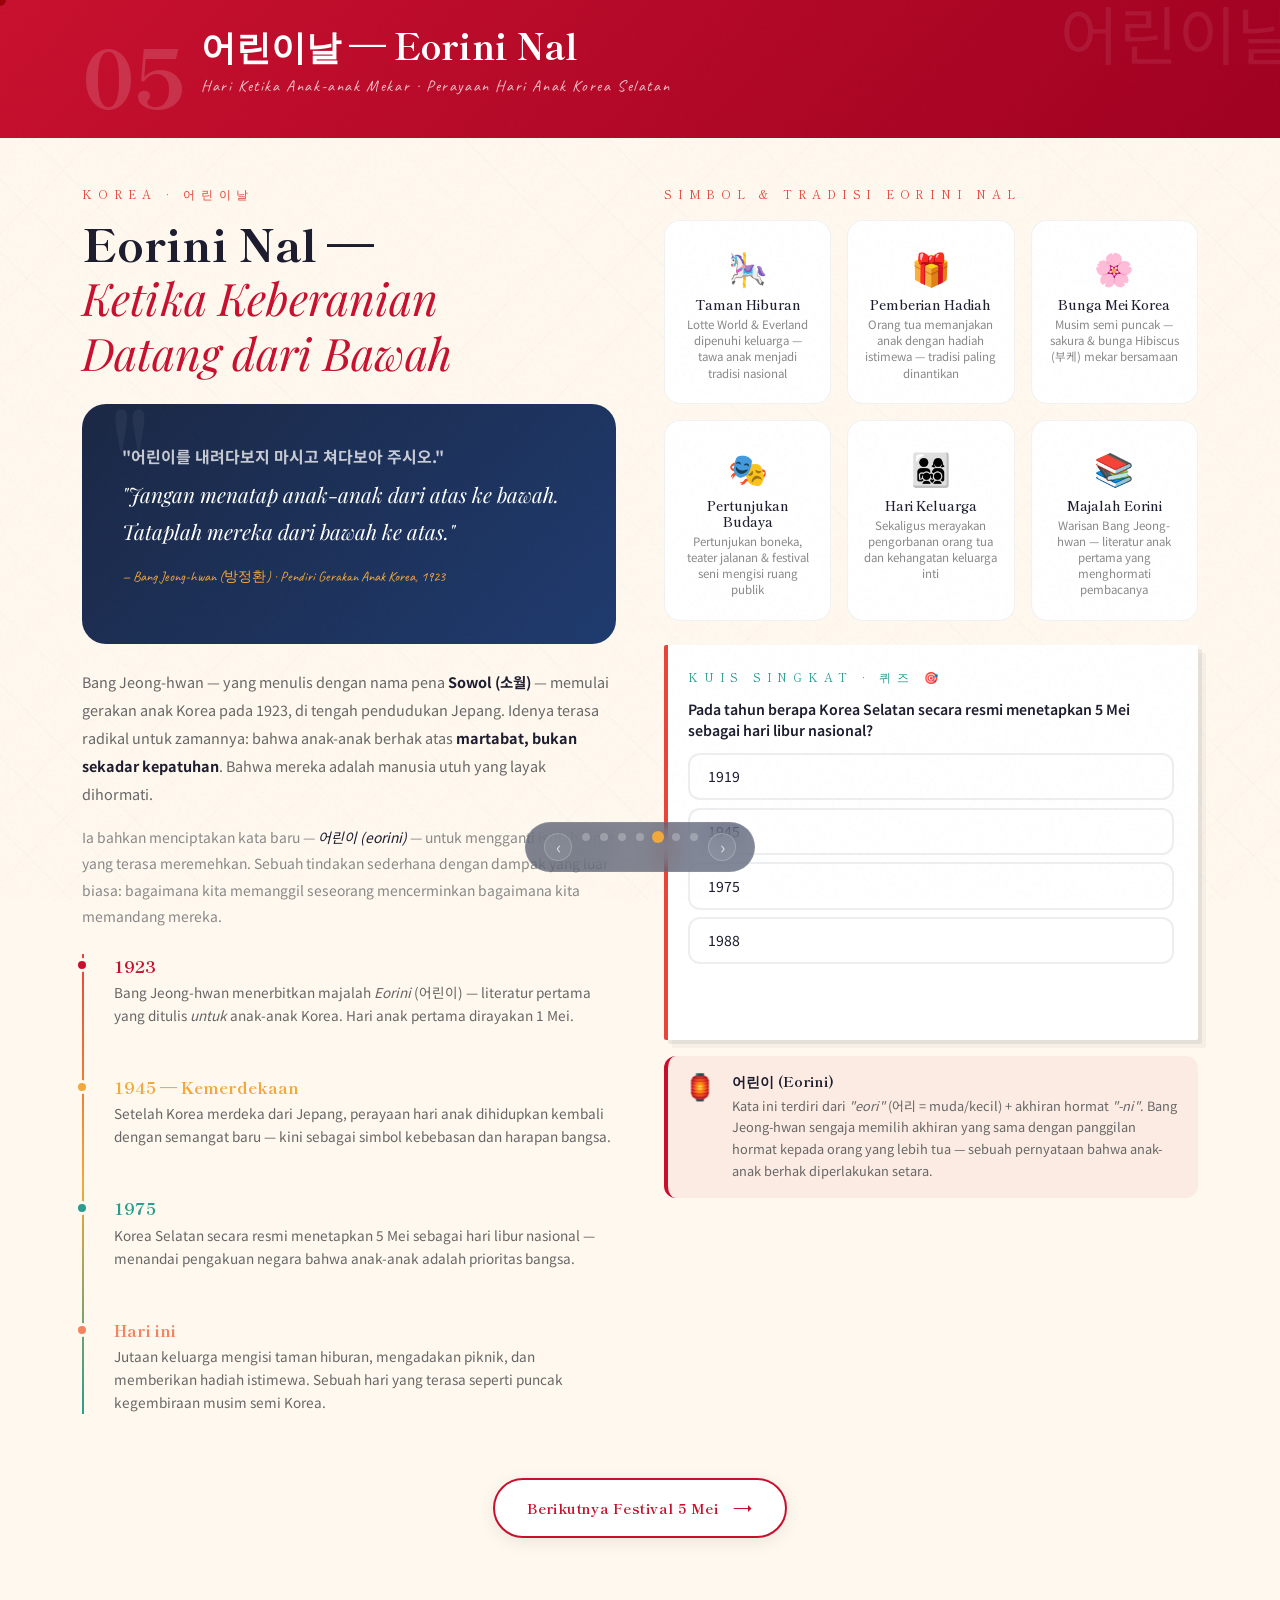
<file: eorini.html>
<!DOCTYPE html>
<html lang="id">
<head>
<meta charset="UTF-8">
<meta name="viewport" content="width=device-width, initial-scale=1.0">
<title>Eorini Nal · Scrapbook</title>
<link href="https://fonts.googleapis.com/css2?family=Shippori+Mincho:wght@400;600;800&family=Caveat:wght@400;500;700&family=Noto+Sans+KR:wght@300;400;700&family=Playfair+Display:ital,wght@0,400;0,700;1,400&display=swap" rel="stylesheet">
<link href="https://cdnjs.cloudflare.com/ajax/libs/bootstrap/5.3.0/css/bootstrap.min.css" rel="stylesheet">
<link rel="stylesheet" href="shared.css">
<style>
  body { background:var(--koi-cream); }

  .korea-bg {
    position:fixed; inset:0; pointer-events:none;
    background-image:
      repeating-linear-gradient(45deg,transparent,transparent 50px,rgba(42,157,143,.025) 50px,rgba(42,157,143,.025) 51px),
      repeating-linear-gradient(-45deg,transparent,transparent 50px,rgba(232,68,58,.02) 50px,rgba(232,68,58,.02) 51px);
  }

  /* page ribbon */
  .page-ribbon {
    background:linear-gradient(135deg,#C8102E 0%,#A00020 100%);
    color:white; padding:1.5rem 0; position:relative; overflow:hidden;
  }
  .page-ribbon::after {
    content:'어린이날'; font-family:'Noto Sans KR',sans-serif;
    position:absolute;right:-1rem;top:-1rem;
    font-size:4rem;color:rgba(255,255,255,.08);
  }
  .ribbon-num { font-family:'Shippori Mincho',serif;font-size:5rem;font-weight:800;color:rgba(255,255,255,.15);line-height:1; }
  .ribbon-title { font-family:'Shippori Mincho',serif;font-size:clamp(1.4rem,3vw,2.2rem);font-weight:800;color:white; }
  .ribbon-sub { font-family:'Caveat',cursive;font-size:1rem;color:rgba(255,255,255,.75);letter-spacing:.1em;margin-top:.3rem; }

  /* symbol grid 3-col */
  .sym-grid-3 { display:grid; grid-template-columns:repeat(3,1fr); gap:1rem; }

  /* founder card */
  .founder-card {
    background: linear-gradient(135deg,var(--koi-navy) 0%,#1E3A6E 100%);
    border-radius:24px; padding:2.5rem;
    position:relative; overflow:hidden;
  }
  .founder-card::before {
    content:'"'; position:absolute;
    top:-1.5rem;left:1.5rem;
    font-family:'Playfair Display',serif; font-size:10rem;
    color:rgba(255,255,255,.05); line-height:1;
  }
  .founder-quote {
    font-family:'Playfair Display',serif; font-style:italic;
    font-size:clamp(1rem,2vw,1.3rem);
    color:white; line-height:1.8;
    position:relative;z-index:1;
  }
  .founder-original {
    font-family:'Noto Sans KR',sans-serif;
    font-size:1rem; font-weight:700;
    color:rgba(255,255,255,.75);
    margin-bottom:.5rem; position:relative;z-index:1;
  }
  .founder-src {
    font-family:'Caveat',cursive;
    color:var(--koi-gold); font-size:.88rem;
    margin-top:.8rem; position:relative;z-index:1;
  }

  /* timeline korea */
  .timeline-korea .timeline-dot { background:#C8102E; border-color:var(--koi-cream); }
</style>
</head>
<body>
<div class="korea-bg"></div>
<div class="cursor" id="cursor"></div>
<div class="cursor-trail" id="cursorTrail"></div>
<div class="reading-progress" id="readingProgress"></div>
<div id="petalsContainer"></div>

<nav class="page-nav">
  <a href="index.html"></a>
  <a href="koinobori.html"></a>
  <a href="filosofi1.html"></a>
  <a href="filosofi2.html"></a>
  <a href="eorini.html" class="active"></a>
  <a href="festival.html"></a>
  <a href="penutup.html"></a>
</nav>

<!-- RIBBON -->
<div class="page-ribbon">
  <div class="container">
    <div class="d-flex align-items-end gap-3">
      <span class="ribbon-num">05</span>
      <div>
        <h2 class="ribbon-title">어린이날 — Eorini Nal</h2>
        <p class="ribbon-sub">Hari Ketika Anak-anak Mekar · Perayaan Hari Anak Korea Selatan</p>
      </div>
    </div>
  </div>
</div>

<div class="container py-5">
  <div class="row g-5 align-items-start mb-5">

    <!-- KIRI: founder + sejarah -->
    <div class="col-lg-6 reveal-left">
      <span class="section-label">Korea · 어린이날</span>
      <h2 class="big-heading mb-4" style="font-size:clamp(1.6rem,3.5vw,2.8rem);">
        Eorini Nal —<br>
        <em class="serif-italic" style="color:#C8102E;font-weight:400;">Ketika Keberanian<br>Datang dari Bawah</em>
      </h2>

      <!-- Founder quote -->
      <div class="founder-card mb-4">
        <p class="founder-original">"어린이를 내려다보지 마시고 쳐다보아 주시오."</p>
        <p class="founder-quote">"Jangan menatap anak-anak dari atas ke bawah.<br>Tataplah mereka dari bawah ke atas."</p>
        <p class="founder-src">— Bang Jeong-hwan (방정환) · Pendiri Gerakan Anak Korea, 1923</p>
      </div>

      <p style="color:#666;line-height:1.95;font-size:.9rem;margin-bottom:1rem;">
        Bang Jeong-hwan — yang menulis dengan nama pena <strong style="color:var(--ink);">Sowol (소월)</strong> — memulai gerakan anak Korea pada 1923, di tengah pendudukan Jepang. Idenya terasa radikal untuk zamannya: bahwa anak-anak berhak atas <strong style="color:var(--ink);">martabat, bukan sekadar kepatuhan</strong>. Bahwa mereka adalah manusia utuh yang layak dihormati.
      </p>
      <p style="color:#888;line-height:1.9;font-size:.87rem;">
        Ia bahkan menciptakan kata baru — <em style="color:var(--ink);">어린이 (eorini)</em> — untuk mengganti istilah lama yang terasa meremehkan. Sebuah tindakan sederhana dengan dampak yang luar biasa: bagaimana kita memanggil seseorang mencerminkan bagaimana kita memandang mereka.
      </p>

      <!-- Timeline sejarah korea -->
      <div class="timeline-wrap timeline-korea mt-4">
        <div class="timeline-item">
          <div class="timeline-dot" style="background:#C8102E;"></div>
          <div class="timeline-year" style="color:#C8102E;">1923</div>
          <p class="timeline-text">Bang Jeong-hwan menerbitkan majalah <em>Eorini</em> (어린이) — literatur pertama yang ditulis <em>untuk</em> anak-anak Korea. Hari anak pertama dirayakan 1 Mei.</p>
        </div>
        <div class="timeline-item">
          <div class="timeline-dot" style="background:var(--koi-gold);border-color:var(--koi-cream);"></div>
          <div class="timeline-year" style="color:var(--koi-gold);">1945 — Kemerdekaan</div>
          <p class="timeline-text">Setelah Korea merdeka dari Jepang, perayaan hari anak dihidupkan kembali dengan semangat baru — kini sebagai simbol kebebasan dan harapan bangsa.</p>
        </div>
        <div class="timeline-item">
          <div class="timeline-dot" style="background:var(--koi-teal);border-color:var(--koi-cream);"></div>
          <div class="timeline-year" style="color:var(--koi-teal);">1975</div>
          <p class="timeline-text">Korea Selatan secara resmi menetapkan 5 Mei sebagai hari libur nasional — menandai pengakuan negara bahwa anak-anak adalah prioritas bangsa.</p>
        </div>
        <div class="timeline-item" style="padding-bottom:0;">
          <div class="timeline-dot" style="background:var(--koi-orange);border-color:var(--koi-cream);"></div>
          <div class="timeline-year" style="color:var(--koi-orange);">Hari ini</div>
          <p class="timeline-text">Jutaan keluarga mengisi taman hiburan, mengadakan piknik, dan memberikan hadiah istimewa. Sebuah hari yang terasa seperti puncak kegembiraan musim semi Korea.</p>
        </div>
      </div>
    </div>

    <!-- KANAN: simbol + kuis -->
    <div class="col-lg-6 reveal-right">
      <span class="section-label mb-3 d-block">Simbol &amp; Tradisi Eorini Nal</span>
      <div class="sym-grid-3 mb-4">
        <div class="symbol-item">
          <span class="sym-emoji">🎠</span>
          <h6>Taman Hiburan</h6>
          <p>Lotte World &amp; Everland dipenuhi keluarga — tawa anak menjadi tradisi nasional</p>
        </div>
        <div class="symbol-item">
          <span class="sym-emoji">🎁</span>
          <h6>Pemberian Hadiah</h6>
          <p>Orang tua memanjakan anak dengan hadiah istimewa — tradisi paling dinantikan</p>
        </div>
        <div class="symbol-item">
          <span class="sym-emoji">🌸</span>
          <h6>Bunga Mei Korea</h6>
          <p>Musim semi puncak — sakura &amp; bunga Hibiscus (부케) mekar bersamaan</p>
        </div>
        <div class="symbol-item">
          <span class="sym-emoji">🎭</span>
          <h6>Pertunjukan Budaya</h6>
          <p>Pertunjukan boneka, teater jalanan &amp; festival seni mengisi ruang publik</p>
        </div>
        <div class="symbol-item">
          <span class="sym-emoji">👨‍👩‍👧‍👦</span>
          <h6>Hari Keluarga</h6>
          <p>Sekaligus merayakan pengorbanan orang tua dan kehangatan keluarga inti</p>
        </div>
        <div class="symbol-item">
          <span class="sym-emoji">📚</span>
          <h6>Majalah Eorini</h6>
          <p>Warisan Bang Jeong-hwan — literatur anak pertama yang menghormati pembacanya</p>
        </div>
      </div>

      <!-- Kuis interaktif -->
      <div class="info-card" style="border-left-color:var(--koi-teal);">
        <span class="section-label" style="color:var(--koi-teal);">Kuis Singkat · 퀴즈 🎯</span>
        <p style="font-size:.88rem;color:var(--ink);font-weight:600;margin-bottom:.75rem;">
          Pada tahun berapa Korea Selatan secara resmi menetapkan 5 Mei sebagai hari libur nasional?
        </p>
        <div>
          <button class="quiz-option" onclick="checkAnswer(this,false,2,'qr')">1919</button>
          <button class="quiz-option" onclick="checkAnswer(this,false,2,'qr')">1945</button>
          <button class="quiz-option" onclick="checkAnswer(this,true,2,'qr')">1975</button>
          <button class="quiz-option" onclick="checkAnswer(this,false,2,'qr')">1988</button>
        </div>
        <p class="quiz-result" id="qr"></p>
      </div>

      <!-- Fun fact -->
      <div class="d-flex gap-3 mt-3 p-3 align-items-start" style="background:rgba(200,16,46,.05);border-radius:12px;border-left:4px solid #C8102E;">
        <span style="font-size:1.6rem;line-height:1;flex-shrink:0;">🏮</span>
        <div>
          <h6 style="font-family:'Shippori Mincho',serif;font-size:.9rem;font-weight:700;color:var(--ink);margin:0 0 .3rem;">어린이 (Eorini)</h6>
          <p style="font-size:.8rem;color:#666;margin:0;line-height:1.7;">Kata ini terdiri dari <em>"eori"</em> (어리 = muda/kecil) + akhiran hormat <em>"-ni"</em>. Bang Jeong-hwan sengaja memilih akhiran yang sama dengan panggilan hormat kepada orang yang lebih tua — sebuah pernyataan bahwa anak-anak berhak diperlakukan setara.</p>
        </div>
      </div>
    </div>
  </div>

  <div class="text-center mt-4 reveal">
    <a href="festival.html" class="next-btn" style="--next-color:#C8102E"><span>Berikutnya Festival 5 Mei</span><span class="next-arrow">→</span></a>
  </div>
</div>

<script src="https://cdnjs.cloudflare.com/ajax/libs/bootstrap/5.3.0/js/bootstrap.bundle.min.js"></script>
<script src="shared.js"></script>
<script>
cursor.style.background='#C8102E';
cursorTrail.style.borderColor='#C8102E';
</script>
</body>
</html>
</file>
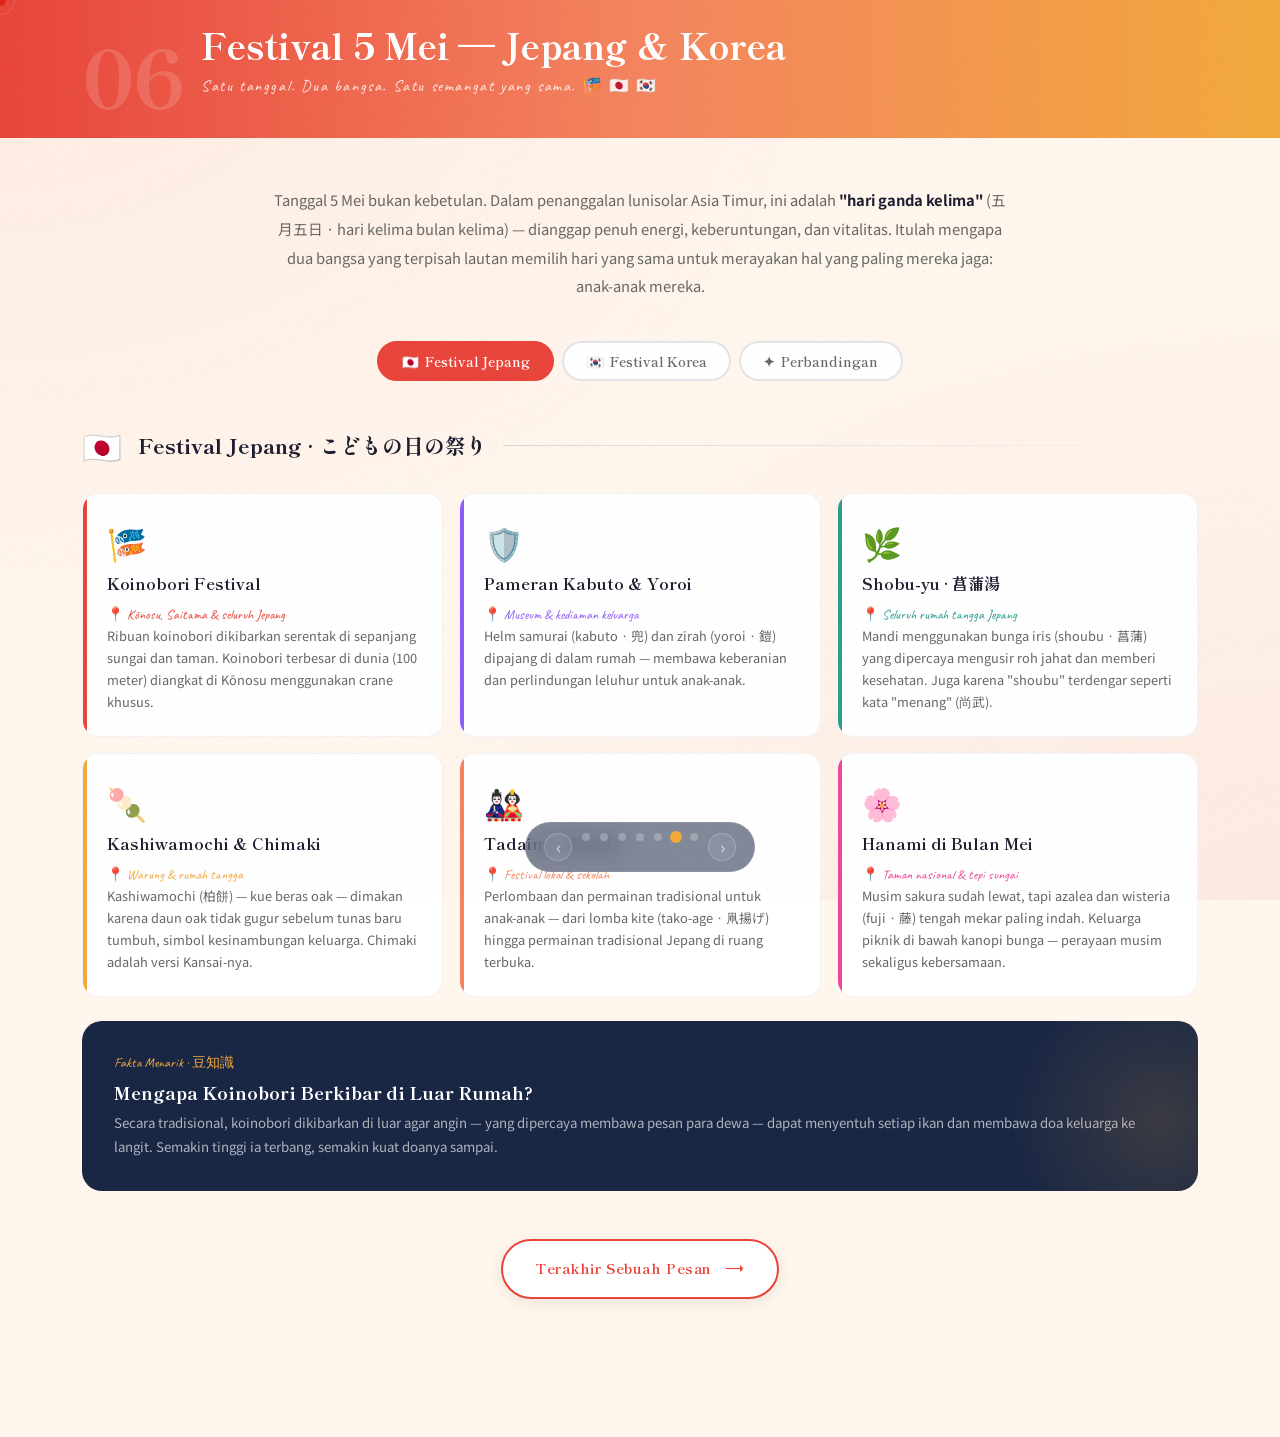
<file: festival.html>
<!DOCTYPE html>
<html lang="id">
<head>
<meta charset="UTF-8">
<meta name="viewport" content="width=device-width, initial-scale=1.0">
<title>Festival 5 Mei · Scrapbook</title>
<link href="https://fonts.googleapis.com/css2?family=Shippori+Mincho:wght@400;600;800&family=Caveat:wght@400;500;700&family=Noto+Sans+KR:wght@300;400;700&family=Playfair+Display:ital,wght@0,400;0,700;1,400&display=swap" rel="stylesheet">
<link href="https://cdnjs.cloudflare.com/ajax/libs/bootstrap/5.3.0/css/bootstrap.min.css" rel="stylesheet">
<link rel="stylesheet" href="shared.css">
<style>
  body { background:#FFF6ED; }

  .festival-bg {
    position:fixed; inset:0; pointer-events:none;
    background:
      radial-gradient(ellipse at 0% 0%, rgba(232,68,58,.06) 0%, transparent 50%),
      radial-gradient(ellipse at 100% 100%, rgba(200,16,46,.05) 0%, transparent 50%);
  }

  /* ribbon */
  .page-ribbon {
    background: linear-gradient(90deg,var(--koi-red) 0%,var(--koi-orange) 50%,var(--koi-gold) 100%);
    color:white; padding:1.5rem 0; position:relative; overflow:hidden;
  }
  .ribbon-num { font-family:'Shippori Mincho',serif;font-size:5rem;font-weight:800;color:rgba(255,255,255,.15);line-height:1; }
  .ribbon-title { font-family:'Shippori Mincho',serif;font-size:clamp(1.4rem,3vw,2.2rem);font-weight:800;color:white; }
  .ribbon-sub { font-family:'Caveat',cursive;font-size:1rem;color:rgba(255,255,255,.85);letter-spacing:.1em;margin-top:.3rem; }

  /* country divider */
  .country-divider {
    display:flex; align-items:center; gap:1rem;
    margin:2.5rem 0 1.5rem;
  }
  .country-divider .cd-flag { font-size:2rem; }
  .country-divider .cd-label {
    font-family:'Shippori Mincho',serif; font-weight:800;
    font-size:1.3rem; color:var(--ink);
  }
  .country-divider .cd-line {
    flex:1; height:1px;
    background:linear-gradient(to right,rgba(26,39,68,.15),transparent);
  }

  /* festival event cards */
  .event-card {
    background:white; border-radius:16px; padding:1.5rem;
    border:1px solid rgba(26,39,68,.06);
    transition:all .3s; position:relative; overflow:hidden;
    height:100%;
  }
  .event-card::before {
    content:''; position:absolute; left:0;top:0;bottom:0;
    width:4px; background:var(--ev-color,var(--koi-red));
  }
  .event-card:hover { transform:translateY(-4px); box-shadow:0 14px 36px rgba(26,39,68,.1); }
  .event-card .ev-icon { font-size:2rem; margin-bottom:.5rem; display:block; }
  .event-card h5 {
    font-family:'Shippori Mincho',serif; font-size:1rem; font-weight:700;
    color:var(--ink); margin:0 0 .4rem;
  }
  .event-card .ev-location {
    font-family:'Caveat',cursive; font-size:.85rem;
    color:var(--ev-color,var(--koi-red)); margin-bottom:.5rem;
  }
  .event-card p { font-size:.8rem; color:#666; line-height:1.7; margin:0; }

  /* tabs for JP / KR */
  .tab-pills { display:flex; gap:.5rem; margin-bottom:2rem; }
  .tab-pill {
    padding:.5rem 1.4rem; border-radius:50px;
    font-family:'Shippori Mincho',serif; font-size:.85rem; font-weight:600;
    border:2px solid rgba(26,39,68,.12); background:white;
    cursor:pointer; transition:all .25s; color:#666;
  }
  .tab-pill.active { background:var(--koi-red); border-color:var(--koi-red); color:white; }
  .tab-panel { display:none; }
  .tab-panel.active { display:block; }

  /* special spotlight */
  .spotlight {
    background:var(--koi-navy);
    border-radius:20px; padding:2rem;
    position:relative; overflow:hidden;
  }
  .spotlight::after {
    content:''; position:absolute;
    top:-30%;right:-10%;
    width:300px; height:300px;
    border-radius:50%;
    background:radial-gradient(circle,rgba(242,169,59,.15) 0%,transparent 70%);
  }
  .spotlight h5 {
    font-family:'Shippori Mincho',serif; font-size:1.1rem; font-weight:800;
    color:white; margin:0 0 .5rem;
  }
  .spotlight p { font-size:.83rem; color:rgba(255,255,255,.65); line-height:1.8; margin:0; }
  .spotlight .sp-tag {
    font-family:'Caveat',cursive; color:var(--koi-gold); font-size:.85rem; margin-bottom:.5rem; display:block;
  }
</style>
</head>
<body>
<div class="festival-bg"></div>
<div class="cursor" id="cursor"></div>
<div class="cursor-trail" id="cursorTrail"></div>
<div class="reading-progress" id="readingProgress"></div>
<div id="petalsContainer"></div>

<nav class="page-nav">
  <a href="index.html"></a>
  <a href="koinobori.html"></a>
  <a href="filosofi1.html"></a>
  <a href="filosofi2.html"></a>
  <a href="eorini.html"></a>
  <a href="festival.html" class="active"></a>
  <a href="penutup.html"></a>
</nav>

<!-- RIBBON -->
<div class="page-ribbon">
  <div class="container">
    <div class="d-flex align-items-end gap-3">
      <span class="ribbon-num">06</span>
      <div>
        <h2 class="ribbon-title">Festival 5 Mei — Jepang &amp; Korea</h2>
        <p class="ribbon-sub">Satu tanggal. Dua bangsa. Satu semangat yang sama. 🎏 🇯🇵 🇰🇷</p>
      </div>
    </div>
  </div>
</div>

<div class="container py-5">

  <!-- Intro -->
  <div class="row justify-content-center mb-4">
    <div class="col-lg-8 text-center reveal">
      <p style="color:#666;font-size:.92rem;line-height:1.95;">
        Tanggal 5 Mei bukan kebetulan. Dalam penanggalan lunisolar Asia Timur, ini adalah <strong style="color:var(--ink);">"hari ganda kelima"</strong> (五月五日 · hari kelima bulan kelima) — dianggap penuh energi, keberuntungan, dan vitalitas. Itulah mengapa dua bangsa yang terpisah lautan memilih hari yang sama untuk merayakan hal yang paling mereka jaga: anak-anak mereka.
      </p>
    </div>
  </div>

  <!-- TABS JP / KR -->
  <div class="reveal">
    <div class="tab-pills justify-content-center">
      <button class="tab-pill active" onclick="switchTab('jp',this)">🇯🇵 &nbsp;Festival Jepang</button>
      <button class="tab-pill" onclick="switchTab('kr',this)">🇰🇷 &nbsp;Festival Korea</button>
      <button class="tab-pill" onclick="switchTab('both',this)">✦ &nbsp;Perbandingan</button>
    </div>

    <!-- JAPAN TAB -->
    <div class="tab-panel active" id="tab-jp">
      <div class="country-divider">
        <span class="cd-flag">🇯🇵</span>
        <span class="cd-label">Festival Jepang · こどもの日の祭り</span>
        <div class="cd-line"></div>
      </div>

      <div class="row g-3 mb-4">
        <div class="col-md-6 col-lg-4">
          <div class="event-card" style="--ev-color:var(--koi-red);">
            <span class="ev-icon">🎏</span>
            <h5>Koinobori Festival</h5>
            <span class="ev-location">📍 Kōnosu, Saitama &amp; seluruh Jepang</span>
            <p>Ribuan koinobori dikibarkan serentak di sepanjang sungai dan taman. Koinobori terbesar di dunia (100 meter) diangkat di Kōnosu menggunakan crane khusus.</p>
          </div>
        </div>
        <div class="col-md-6 col-lg-4">
          <div class="event-card" style="--ev-color:#8B5CF6;">
            <span class="ev-icon">🛡️</span>
            <h5>Pameran Kabuto &amp; Yoroi</h5>
            <span class="ev-location">📍 Museum &amp; kediaman keluarga</span>
            <p>Helm samurai (kabuto · 兜) dan zirah (yoroi · 鎧) dipajang di dalam rumah — membawa keberanian dan perlindungan leluhur untuk anak-anak.</p>
          </div>
        </div>
        <div class="col-md-6 col-lg-4">
          <div class="event-card" style="--ev-color:var(--koi-teal);">
            <span class="ev-icon">🌿</span>
            <h5>Shobu-yu · 菖蒲湯</h5>
            <span class="ev-location">📍 Seluruh rumah tangga Jepang</span>
            <p>Mandi menggunakan bunga iris (shoubu · 菖蒲) yang dipercaya mengusir roh jahat dan memberi kesehatan. Juga karena "shoubu" terdengar seperti kata "menang" (尚武).</p>
          </div>
        </div>
        <div class="col-md-6 col-lg-4">
          <div class="event-card" style="--ev-color:var(--koi-gold);">
            <span class="ev-icon">🍡</span>
            <h5>Kashiwamochi &amp; Chimaki</h5>
            <span class="ev-location">📍 Warung &amp; rumah tangga</span>
            <p>Kashiwamochi (柏餅) — kue beras oak — dimakan karena daun oak tidak gugur sebelum tunas baru tumbuh, simbol kesinambungan keluarga. Chimaki adalah versi Kansai-nya.</p>
          </div>
        </div>
        <div class="col-md-6 col-lg-4">
          <div class="event-card" style="--ev-color:var(--koi-orange);">
            <span class="ev-icon">🎎</span>
            <h5>Tadaima Musubi</h5>
            <span class="ev-location">📍 Festival lokal &amp; sekolah</span>
            <p>Perlombaan dan permainan tradisional untuk anak-anak — dari lomba kite (tako-age · 凧揚げ) hingga permainan tradisional Jepang di ruang terbuka.</p>
          </div>
        </div>
        <div class="col-md-6 col-lg-4">
          <div class="event-card" style="--ev-color:#EC4899;">
            <span class="ev-icon">🌸</span>
            <h5>Hanami di Bulan Mei</h5>
            <span class="ev-location">📍 Taman nasional &amp; tepi sungai</span>
            <p>Musim sakura sudah lewat, tapi azalea dan wisteria (fuji · 藤) tengah mekar paling indah. Keluarga piknik di bawah kanopi bunga — perayaan musim sekaligus kebersamaan.</p>
          </div>
        </div>
      </div>

      <!-- Spotlight -->
      <div class="spotlight">
        <span class="sp-tag">Fakta Menarik · 豆知識</span>
        <h5>Mengapa Koinobori Berkibar di Luar Rumah?</h5>
        <p>Secara tradisional, koinobori dikibarkan di luar agar angin — yang dipercaya membawa pesan para dewa — dapat menyentuh setiap ikan dan membawa doa keluarga ke langit. Semakin tinggi ia terbang, semakin kuat doanya sampai.</p>
      </div>
    </div>

    <!-- KOREA TAB -->
    <div class="tab-panel" id="tab-kr">
      <div class="country-divider">
        <span class="cd-flag">🇰🇷</span>
        <span class="cd-label">Festival Korea · 어린이날 행사</span>
        <div class="cd-line"></div>
      </div>

      <div class="row g-3 mb-4">
        <div class="col-md-6 col-lg-4">
          <div class="event-card" style="--ev-color:#C8102E;">
            <span class="ev-icon">🎠</span>
            <h5>Lotte World &amp; Everland</h5>
            <span class="ev-location">📍 Seoul &amp; Yongin, Gyeonggi</span>
            <p>Taman hiburan terbesar Korea membuka gerbangnya dengan harga spesial. Antrean panjang berjam-jam adalah pemandangan biasa — tapi setiap menit menunggunya dianggap sepadan.</p>
          </div>
        </div>
        <div class="col-md-6 col-lg-4">
          <div class="event-card" style="--ev-color:#003478;">
            <span class="ev-icon">🎭</span>
            <h5>Seoul Children's Grand Park</h5>
            <span class="ev-location">📍 Gwangjin-gu, Seoul</span>
            <p>Taman anak terbesar Korea mengadakan festival besar dengan pertunjukan boneka, teater anak, kebun binatang interaktif, dan konser musik khusus anak.</p>
          </div>
        </div>
        <div class="col-md-6 col-lg-4">
          <div class="event-card" style="--ev-color:var(--koi-teal);">
            <span class="ev-icon">🏟️</span>
            <h5>Festival Budaya &amp; Pertunjukan</h5>
            <span class="ev-location">📍 Seluruh kota besar Korea</span>
            <p>Pertunjukan K-pop khusus anak, musisi jalanan, pameran seni interaktif, dan instalasi permainan pop-up muncul di ruang publik kota-kota besar.</p>
          </div>
        </div>
        <div class="col-md-6 col-lg-4">
          <div class="event-card" style="--ev-color:var(--koi-gold);">
            <span class="ev-icon">🎁</span>
            <h5>Tradisi Pemberian Hadiah</h5>
            <span class="ev-location">📍 Seluruh keluarga Korea</span>
            <p>Tidak ada anak Korea yang melewatkan 5 Mei tanpa hadiah. Dari mainan hingga buku, dari baju baru hingga perjalanan wisata — ini adalah "hari belanja" terbesar untuk anak di Korea.</p>
          </div>
        </div>
        <div class="col-md-6 col-lg-4">
          <div class="event-card" style="--ev-color:var(--koi-orange);">
            <span class="ev-icon">🌿</span>
            <h5>Piknik Keluarga di Alam</h5>
            <span class="ev-location">📍 Gunung Bukhansan, tepi Han River</span>
            <p>Keluarga Korea memiliki tradisi piknik di hari cerah — duduk di tikar di tepi Sungai Han atau mendaki gunung bersama. Sederhana, tapi jadi kenangan yang dibawa seumur hidup.</p>
          </div>
        </div>
        <div class="col-md-6 col-lg-4">
          <div class="event-card" style="--ev-color:#9B59B6;">
            <span class="ev-icon">📚</span>
            <h5>Festival Buku &amp; Pameran Anak</h5>
            <span class="ev-location">📍 COEX &amp; ruang pamer kota</span>
            <p>Menghormati warisan Bang Jeong-hwan, berbagai penerbit dan perpustakaan mengadakan festival buku anak — karena memberi buku adalah cara Korea mengatakan "aku percaya pada masa depanmu."</p>
          </div>
        </div>
      </div>

      <!-- Spotlight -->
      <div class="spotlight" style="background:linear-gradient(135deg,#C8102E,#8B0020);">
        <span class="sp-tag">Fakta Menarik · 재미있는 사실</span>
        <h5>5 Mei: Hari Paling Sibuk di Korea</h5>
        <p>Setiap tahun, 5 Mei secara konsisten menjadi salah satu dari tiga hari tersibuk di Korea Selatan — melampaui Natal dan Tahun Baru. Sistem transportasi publik Seoul mengoperasikan jadwal khusus, dan taman-taman nasional mencatat jumlah pengunjung tertinggi tahunan mereka.</p>
      </div>
    </div>

    <!-- COMPARISON TAB -->
    <div class="tab-panel" id="tab-both">
      <div class="country-divider">
        <span class="cd-flag">✦</span>
        <span class="cd-label">Jepang vs Korea · Persamaan &amp; Perbedaan</span>
        <div class="cd-line"></div>
      </div>

      <div class="row g-3">
        <div class="col-12">
          <div class="info-card" style="border-left-color:var(--koi-gold);">
            <span class="section-label" style="color:var(--koi-gold);">Yang Sama</span>
            <div class="row g-2 mt-1">
              <div class="col-md-4"><p style="font-size:.83rem;color:#555;margin:0;">✓ &nbsp;Tanggal yang sama: <strong>5 Mei</strong></p></div>
              <div class="col-md-4"><p style="font-size:.83rem;color:#555;margin:0;">✓ &nbsp;Hari libur nasional resmi</p></div>
              <div class="col-md-4"><p style="font-size:.83rem;color:#555;margin:0;">✓ &nbsp;Fokus pada kegembiraan anak</p></div>
              <div class="col-md-4"><p style="font-size:.83rem;color:#555;margin:0;">✓ &nbsp;Perayaan keluarga bersama</p></div>
              <div class="col-md-4"><p style="font-size:.83rem;color:#555;margin:0;">✓ &nbsp;Berakar dari tradisi Asia Timur</p></div>
              <div class="col-md-4"><p style="font-size:.83rem;color:#555;margin:0;">✓ &nbsp;Melibatkan pemberian dan berbagi</p></div>
            </div>
          </div>
        </div>

        <div class="col-md-6">
          <div class="info-card" style="border-left-color:var(--koi-red);">
            <span class="section-label">🇯🇵 Khas Jepang</span>
            <ul style="font-size:.83rem;color:#555;line-height:2;padding-left:1.2rem;margin:0;">
              <li>Koinobori — bendera ikan mas di udara</li>
              <li>Kabuto &amp; yoroi — pajangan samurai</li>
              <li>Shobu-yu (mandi iris)</li>
              <li>Kashiwamochi &amp; chimaki</li>
              <li>Lebih fokus pada simbol dan ritual</li>
              <li>Berakar dari tradisi Tango no Sekku</li>
            </ul>
          </div>
        </div>

        <div class="col-md-6">
          <div class="info-card" style="border-left-color:#C8102E;">
            <span class="section-label" style="color:#C8102E;">🇰🇷 Khas Korea</span>
            <ul style="font-size:.83rem;color:#555;line-height:2;padding-left:1.2rem;margin:0;">
              <li>Taman hiburan &amp; outing keluarga</li>
              <li>Tradisi pemberian hadiah yang kuat</li>
              <li>Festival budaya &amp; pertunjukan publik</li>
              <li>Lebih spontan &amp; modern dalam ekspresi</li>
              <li>Dikaitkan dengan gerakan hak anak</li>
              <li>Berakar dari perjuangan Bang Jeong-hwan</li>
            </ul>
          </div>
        </div>
      </div>
    </div>
  </div>

  <div class="text-center mt-5 reveal">
    <a href="penutup.html" class="next-btn" style="--next-color:var(--koi-red)"><span>Terakhir Sebuah Pesan</span><span class="next-arrow">→</span></a>
  </div>
</div>

<script src="https://cdnjs.cloudflare.com/ajax/libs/bootstrap/5.3.0/js/bootstrap.bundle.min.js"></script>
<script src="shared.js"></script>
<script>
cursor.style.background='var(--koi-orange)';
cursorTrail.style.borderColor='var(--koi-orange)';

function switchTab(id, btn) {
  document.querySelectorAll('.tab-panel').forEach(p => p.classList.remove('active'));
  document.querySelectorAll('.tab-pill').forEach(b => b.classList.remove('active'));
  document.getElementById('tab-'+id).classList.add('active');
  btn.classList.add('active');
}
</script>
</body>
</html>
</file>
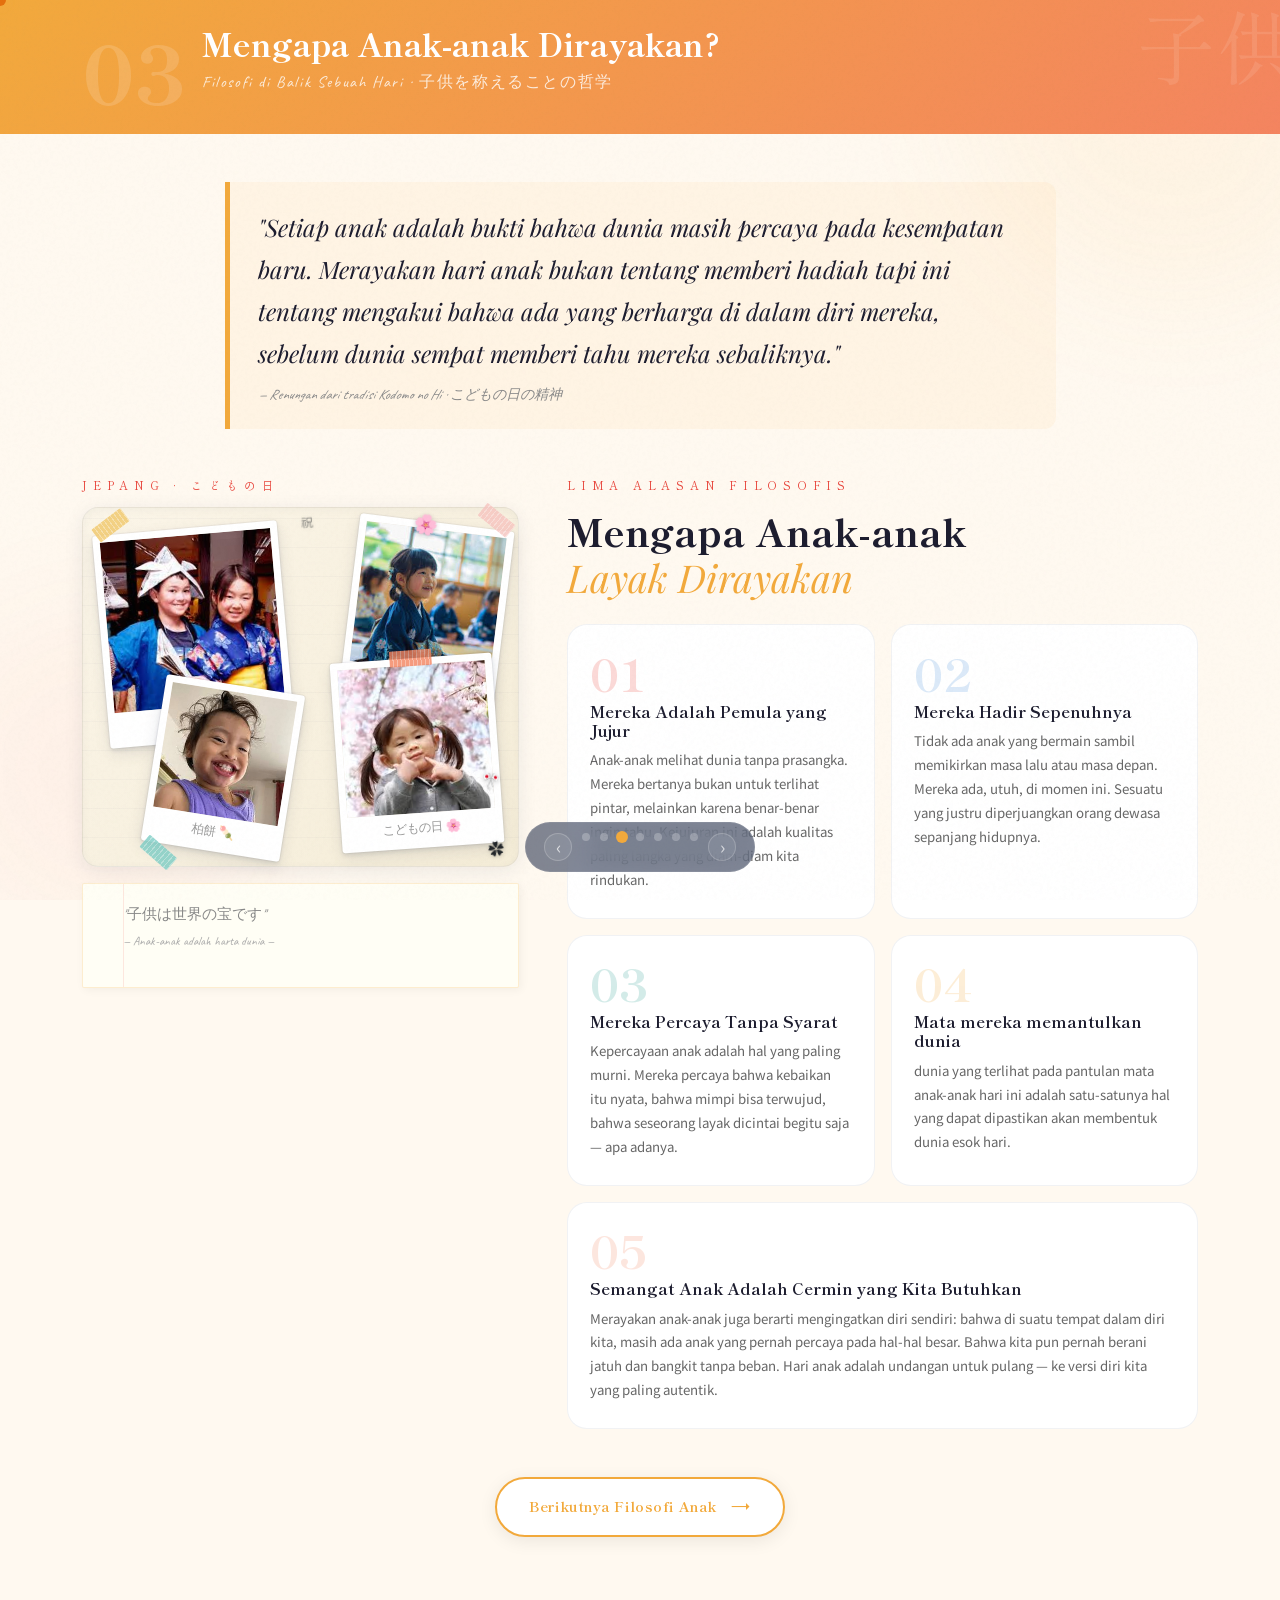
<file: filosofi1.html>
<!DOCTYPE html>
<html lang="id">
<head>
<meta charset="UTF-8">
<meta name="viewport" content="width=device-width, initial-scale=1.0">
<title>Filosofi Anak I · Scrapbook</title>
<link href="https://fonts.googleapis.com/css2?family=Shippori+Mincho:wght@400;600;800&family=Caveat:wght@400;500;700&family=Noto+Sans+KR:wght@300;400;700&family=Playfair+Display:ital,wght@0,400;0,700;1,400&display=swap" rel="stylesheet">
<link href="https://cdnjs.cloudflare.com/ajax/libs/bootstrap/5.3.0/css/bootstrap.min.css" rel="stylesheet">
<link rel="stylesheet" href="shared.css">
<style>
body { background: #FFF9F0; }

.organic-bg { position:fixed;inset:0;pointer-events:none;overflow:hidden; }
.blob { position:absolute;border-radius:61% 39% 46% 54%/43% 57% 43% 57%;filter:blur(60px);opacity:.5; }
.blob-1 { width:400px;height:400px;background:rgba(242,169,59,.12);top:-100px;right:-80px;animation:morphBlob 12s ease-in-out infinite; }
.blob-2 { width:350px;height:350px;background:rgba(232,68,58,.08);bottom:-50px;left:-80px;animation:morphBlob 15s ease-in-out infinite reverse; }
@keyframes morphBlob {
  0%,100% { border-radius:61% 39% 46% 54%/43% 57% 43% 57%; }
  50%      { border-radius:42% 58% 65% 35%/58% 42% 58% 42%; }
}

.page-ribbon { background:linear-gradient(135deg,var(--koi-gold) 0%,var(--koi-orange) 100%);color:white;padding:1.5rem 0;position:relative;overflow:hidden; }
.page-ribbon::after { content:'子供';font-family:'Shippori Mincho',serif;position:absolute;right:-1rem;top:-1rem;font-size:5rem;color:rgba(255,255,255,.1); }
.ribbon-num   { font-family:'Shippori Mincho',serif;font-size:5rem;font-weight:800;color:rgba(255,255,255,.15);line-height:1; }
.ribbon-title { font-family:'Shippori Mincho',serif;font-size:clamp(1.3rem,2.8vw,2rem);font-weight:800;color:white; }
.ribbon-sub   { font-family:'Caveat',cursive;font-size:1rem;color:rgba(255,255,255,.8);letter-spacing:.1em;margin-top:.3rem; }

.pull-quote { border-left:5px solid var(--koi-gold);padding:1.5rem 1.8rem;background:rgba(242,169,59,.06);border-radius:0 12px 12px 0; }
.pull-quote p { font-family:'Playfair Display',serif;font-style:italic;font-size:clamp(1.1rem,2.2vw,1.5rem);color:var(--ink);line-height:1.75;margin:0; }
.pull-quote cite { font-family:'Caveat',cursive;font-size:.88rem;color:#888;display:block;margin-top:.6rem; }

.reason-card { background:white;border-radius:20px;padding:1.6rem 1.4rem;border:1px solid rgba(26,39,68,.06);transition:all .3s;height:100%;position:relative;overflow:hidden; }
.reason-card::after { content:'';position:absolute;bottom:0;left:0;right:0;height:3px;background:var(--rc-color,var(--koi-gold));transform:scaleX(0);transform-origin:left;transition:transform .4s; }
.reason-card:hover::after { transform:scaleX(1); }
.reason-card:hover { transform:translateY(-5px);box-shadow:0 16px 40px rgba(26,39,68,.1); }
.rc-num { font-family:'Shippori Mincho',serif;font-size:2.8rem;font-weight:800;color:var(--rc-color,var(--koi-gold));opacity:.2;line-height:1;margin-bottom:.4rem; }
.reason-card h5 { font-family:'Shippori Mincho',serif;font-size:1rem;font-weight:700;color:var(--ink);margin:.2rem 0 .5rem; }
.reason-card p { font-size:.83rem;color:#666;line-height:1.8;margin:0; }

/* ═══════════════════════════════════════
   SCRAPBOOK POLAROID STACK
═══════════════════════════════════════ */

/* papan scrapbook — area tumpukan */
.scrapboard {
  position: relative;
  width: 100%;
  height: 360px;
  /* tekstur kertas linen tipis */
  background:
    repeating-linear-gradient(
      0deg,
      transparent,
      transparent 28px,
      rgba(26,39,68,.025) 28px,
      rgba(26,39,68,.025) 29px
    ),
    linear-gradient(135deg,#FBF5E8,#F5EDD8);
  border-radius: 16px;
  border: 1px solid rgba(26,39,68,.07);
  padding: 8px;
  box-shadow:
    inset 0 2px 8px rgba(26,39,68,.04),
    0 4px 20px rgba(26,39,68,.08);
}

/* satu kartu polaroid */
.pol {
  position: absolute;
  background: white;
  border-radius: 3px;
  /* shadow bertumpuk = kedalaman */
  box-shadow:
    0 2px 4px rgba(26,39,68,.12),
    0 6px 16px rgba(26,39,68,.1),
    0 0 0 1px rgba(26,39,68,.04);
  cursor: pointer;
  transition:
    transform .4s cubic-bezier(.34,1.56,.64,1),
    box-shadow .3s ease,
    z-index 0s .4s;
  user-select: none;
}
.pol:hover {
  box-shadow:
    0 8px 20px rgba(26,39,68,.18),
    0 20px 50px rgba(26,39,68,.15),
    0 0 0 1px rgba(26,39,68,.06);
  z-index: 99 !important;
  transition:
    transform .4s cubic-bezier(.34,1.56,.64,1),
    box-shadow .3s ease,
    z-index 0s;
}

/* foto area — square dengan 8px padding atas/samping, lebih banyak bawah untuk caption */
.pol-photo {
  width: 100%;
  aspect-ratio: 1 / 1;
  overflow: hidden;
  background: #EDE8E0;
  position: relative;
}
.pol-photo img {
  width: 100%; height: 100%;
  object-fit: cover;
  display: block;
  position: absolute; inset: 0;
}

/* padding polaroid: foto + caption strip */
.pol-inner {
  padding: 7px 7px 0 7px;
}
.pol-caption {
  padding: 6px 6px 10px;
  font-family: 'Caveat', cursive;
  font-size: .78rem; color: #999;
  text-align: center;
  white-space: nowrap; overflow: hidden; text-overflow: ellipsis;
}

/* ── washi tape ── */
.tape {
  position: absolute;
  height: 16px; border-radius: 1px;
  pointer-events: none; z-index: 20;
  opacity: .8;
}
/* tekstur tape: garis-garis transparan */
.tape::after {
  content: '';
  position: absolute; inset: 0;
  background: repeating-linear-gradient(
    90deg,
    transparent 0px,
    transparent 3px,
    rgba(255,255,255,.35) 3px,
    rgba(255,255,255,.35) 4px
  );
}
.t-gold  { background: #F2C96B; }
.t-red   { background: #F4845F; }
.t-teal  { background: #7ECEC6; }
.t-pink  { background: #F7C5C0; }
.t-blue  { background: #A8C8F0; }

/* tape positions */
.t-top   { width:42px; left:50%; transform:translateX(-50%); top:-8px; }
.t-tl    { width:36px; left:4px; top:-8px; transform:rotate(-32deg); transform-origin:left center; }
.t-tr    { width:36px; right:4px; top:-8px; transform:rotate(32deg); transform-origin:right center; }
.t-bl    { width:36px; left:4px; bottom:-8px; transform:rotate(32deg); transform-origin:left center; }

/* ── dekorasi stiker ── */
.stkr {
  position: absolute;
  pointer-events: none;
  z-index: 25;
  line-height: 1;
  filter: drop-shadow(0 1px 2px rgba(0,0,0,.2));
}

/* ── posisi & rotasi 4 polaroid (sama dengan filosofi2) ── */

/* Pol A — besar, kiri-tengah, miring kiri */
.pol-a {
  width: 185px;
  top: 20px;
  left: 18px;
  transform: rotate(-5deg);
  z-index: 2;
}
.pol-a:hover { transform: rotate(-5deg) scale(1.05) translateY(-8px); }

/* Pol B — kanan atas, miring kanan */
.pol-b {
  width: 155px;
  top: 14px;
  right: 14px;
  transform: rotate(7deg);
  z-index: 1;
}
.pol-b:hover { transform: rotate(7deg) scale(1.06) translateY(-6px); }

/* Pol C — bawah kanan, sedikit miring kiri */
.pol-c {
  width: 162px;
  bottom: 18px;
  right: 20px;
  transform: rotate(-4deg);
  z-index: 3;
}
.pol-c:hover { transform: rotate(-4deg) scale(1.06) translateY(-6px); }

/* Pol D — bawah kiri, sangat miring kanan */
.pol-d {
  width: 140px;
  bottom: 14px;
  left: 70px;
  transform: rotate(9deg);
  z-index: 4;
}
.pol-d:hover { transform: rotate(9deg) scale(1.06) translateY(-6px); }
</style>
</head>
<body>
<div class="organic-bg"><div class="blob blob-1"></div><div class="blob blob-2"></div></div>
<div class="cursor" id="cursor"></div>
<div class="cursor-trail" id="cursorTrail"></div>
<div class="reading-progress" id="readingProgress"></div>
<div id="petalsContainer"></div>

<nav class="page-nav">
  <a href="index.html"></a>
  <a href="koinobori.html"></a>
  <a href="filosofi1.html" class="active"></a>
  <a href="filosofi2.html"></a>
  <a href="eorini.html"></a>
  <a href="festival.html"></a>
  <a href="penutup.html"></a>
</nav>

<div class="page-ribbon">
  <div class="container">
    <div class="d-flex align-items-end gap-3" style="position:relative;z-index:1;">
      <span class="ribbon-num">03</span>
      <div>
        <h2 class="ribbon-title">Mengapa Anak-anak Dirayakan?</h2>
        <p class="ribbon-sub">Filosofi di Balik Sebuah Hari · 子供を称えることの哲学</p>
      </div>
    </div>
  </div>
</div>

<div class="container py-5">

  <!-- pull quote -->
  <div class="row justify-content-center mb-5 reveal">
    <div class="col-lg-9">
      <div class="pull-quote">
        <p>"Setiap anak adalah bukti bahwa dunia masih percaya pada kesempatan baru. Merayakan hari anak bukan tentang memberi hadiah tapi ini tentang mengakui bahwa ada yang berharga di dalam diri mereka, sebelum dunia sempat memberi tahu mereka sebaliknya."</p>
        <cite>— Renungan dari tradisi Kodomo no Hi · こどもの日の精神</cite>
      </div>
    </div>
  </div>

  <div class="row g-5 align-items-start">

    <!-- ══ KIRI: scrapbook ══ -->
    <div class="col-lg-5 reveal-left">

      <span class="section-label">Jepang · こどもの日</span>
      

      <!-- PAPAN SCRAPBOOK -->
      <div class="scrapboard">

        <!-- ── Polaroid A (belakang kiri) ── -->
        <div class="pol pol-a">
          <div class="tape t-gold t-tl"></div>
          <div class="pol-inner">
            <div class="pol-photo">
              <!-- Ganti foto1.jpg dengan nama file fotomu -->
              <img src="foto/janak1.jpg" alt="foto 1">
            </div>
          </div>
          <div class="pol-caption">koinobori 🎏</div>
        </div>

        <!-- ── Polaroid B (belakang kanan) ── -->
        <div class="pol pol-b">
          <div class="tape t-pink t-tr"></div>
          <div class="pol-inner">
            <div class="pol-photo">
              <!-- Ganti foto2.jpg dengan nama file fotomu -->
              <img src="foto/janak2.jpg" alt="foto 2">
            </div>
          </div>
          <div class="pol-caption">お祭り ⛩️</div>
        </div>

        <!-- ── Polaroid C (tengah / utama) ── -->
        <div class="pol pol-c">
          <div class="tape t-red t-top"></div>
          <div class="pol-inner">
            <div class="pol-photo">
              <!-- Ganti foto3.jpg dengan nama file fotomu -->
              <img src="foto/janak3.jpg" alt="foto 3">
            </div>
          </div>
          <div class="pol-caption">こどもの日 🌸</div>
        </div>

        <!-- ── Polaroid D (depan kiri bawah) ── -->
        <div class="pol pol-d">
          <div class="tape t-teal t-bl"></div>
          <div class="pol-inner">
            <div class="pol-photo">
              <!-- Ganti foto4.jpg dengan nama file fotomu -->
              <img src="foto/ritsuki.jpg" alt="foto 4">
            </div>
          </div>
          <div class="pol-caption">柏餅 🍡</div>
        </div>

        <!-- stiker dekorasi -->
        <span class="stkr" style="top:6px;right:80px;font-size:1.2rem;transform:rotate(12deg);">🌸</span>
        <span class="stkr" style="bottom:10px;right:14px;font-size:1rem;transform:rotate(-10deg);">✿</span>
        <span class="stkr" style="bottom:80px;right:18px;font-size:.9rem;transform:rotate(5deg);">🎌</span>
        <span class="stkr" style="top:8px;left:50%;font-size:.75rem;transform:rotate(-5deg);opacity:.5;">祝</span>

      </div><!-- /scrapboard -->

      <div class="note-paper mt-3" style="padding:1.1rem;">
        <p class="handwritten" style="font-size:.95rem;color:#888;line-height:1.7;padding-left:1.4rem;">
          "子供は世界の宝です"<br>
          <span style="font-size:.78rem;color:#aaa;">— Anak-anak adalah harta dunia —</span>
        </p>
      </div>
    </div>

    <!-- ══ KANAN: kartu alasan ══ -->
    <div class="col-lg-7 reveal-right">
      <span class="section-label">Lima Alasan Filosofis</span>
      <h2 class="big-heading mb-4" style="font-size:clamp(1.5rem,3vw,2.5rem);">
        Mengapa Anak-anak<br>
        <em class="serif-italic" style="color:var(--koi-gold);font-weight:400;">Layak Dirayakan</em>
      </h2>
      <div class="row g-3">
        <div class="col-md-6">
          <div class="reason-card" style="--rc-color:var(--koi-red);">
            <div class="rc-num">01</div>
            <h5>Mereka Adalah Pemula yang Jujur</h5>
            <p>Anak-anak melihat dunia tanpa prasangka. Mereka bertanya bukan untuk terlihat pintar, melainkan karena benar-benar ingin tahu. Kejujuran ini adalah kualitas paling langka yang diam-diam kita rindukan.</p>
          </div>
        </div>
        <div class="col-md-6">
          <div class="reason-card" style="--rc-color:#4A90D9;">
            <div class="rc-num">02</div>
            <h5>Mereka Hadir Sepenuhnya</h5>
            <p>Tidak ada anak yang bermain sambil memikirkan masa lalu atau masa depan. Mereka ada, utuh, di momen ini. Sesuatu yang justru diperjuangkan orang dewasa sepanjang hidupnya.</p>
          </div>
        </div>
        <div class="col-md-6">
          <div class="reason-card" style="--rc-color:var(--koi-teal);">
            <div class="rc-num">03</div>
            <h5>Mereka Percaya Tanpa Syarat</h5>
            <p>Kepercayaan anak adalah hal yang paling murni. Mereka percaya bahwa kebaikan itu nyata, bahwa mimpi bisa terwujud, bahwa seseorang layak dicintai begitu saja — apa adanya.</p>
          </div>
        </div>
        <div class="col-md-6">
          <div class="reason-card" style="--rc-color:var(--koi-gold);">
            <div class="rc-num">04</div>
            <h5>Mata mereka memantulkan dunia</h5>
            <p>dunia yang terlihat pada pantulan mata anak-anak hari ini adalah satu-satunya hal yang dapat dipastikan akan membentuk dunia esok hari.</p>
          </div>
        </div>
        <div class="col-12">
          <div class="reason-card" style="--rc-color:var(--koi-orange);">
            <div class="rc-num">05</div>
            <h5>Semangat Anak Adalah Cermin yang Kita Butuhkan</h5>
            <p>Merayakan anak-anak juga berarti mengingatkan diri sendiri: bahwa di suatu tempat dalam diri kita, masih ada anak yang pernah percaya pada hal-hal besar. Bahwa kita pun pernah berani jatuh dan bangkit tanpa beban. Hari anak adalah undangan untuk pulang — ke versi diri kita yang paling autentik.</p>
          </div>
        </div>
      </div>
    </div>

  </div><!-- /row -->

  <div class="text-center mt-5 reveal">
    <a href="filosofi2.html" class="next-btn" style="--next-color:var(--koi-gold)"><span>Berikutnya Filosofi Anak</span><span class="next-arrow">→</span></a>
  </div>
</div>

<script src="https://cdnjs.cloudflare.com/ajax/libs/bootstrap/5.3.0/js/bootstrap.bundle.min.js"></script>
<script src="shared.js"></script>
<script>
cursor.style.background = 'var(--koi-gold)';
cursorTrail.style.borderColor = 'var(--koi-gold)';


</script>
</body>
</html>
</file>
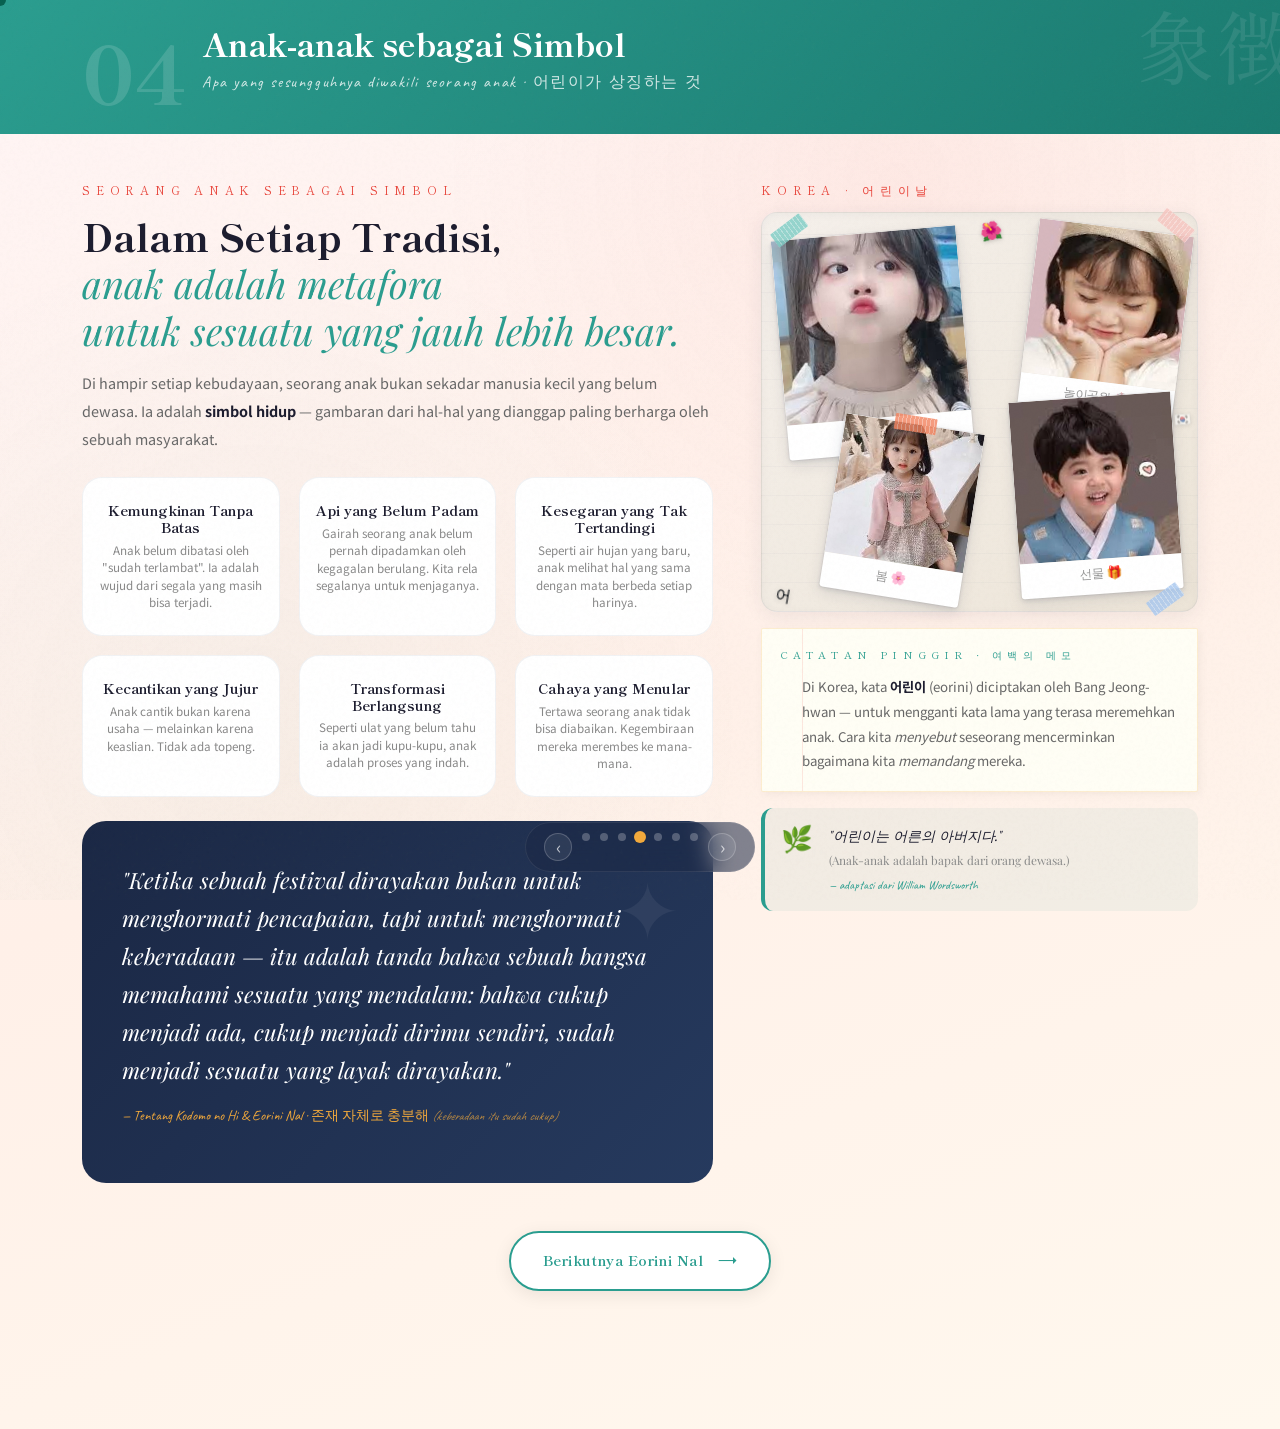
<file: filosofi2.html>
<!DOCTYPE html>
<html lang="id">
<head>
<meta charset="UTF-8">
<meta name="viewport" content="width=device-width, initial-scale=1.0">
<title>Filosofi Anak II · Scrapbook</title>
<link href="https://fonts.googleapis.com/css2?family=Shippori+Mincho:wght@400;600;800&family=Caveat:wght@400;500;700&family=Noto+Sans+KR:wght@300;400;700&family=Playfair+Display:ital,wght@0,400;0,700;1,400&display=swap" rel="stylesheet">
<link href="https://cdnjs.cloudflare.com/ajax/libs/bootstrap/5.3.0/css/bootstrap.min.css" rel="stylesheet">
<link rel="stylesheet" href="shared.css">
<style>
body { background: linear-gradient(160deg,#FFF5F5 0%,#FFF0E8 50%,#FFF8EE 100%); }

.pattern-bg {
  position:fixed;inset:0;pointer-events:none;
  background-image:
    radial-gradient(circle at 70% 20%,rgba(232,68,58,.05) 0%,transparent 40%),
    radial-gradient(circle at 20% 80%,rgba(42,157,143,.04) 0%,transparent 40%);
}

.page-ribbon { background:linear-gradient(135deg,var(--koi-teal) 0%,#1A7A6F 100%);color:white;padding:1.5rem 0;position:relative;overflow:hidden; }
.page-ribbon::after { content:'象徴';font-family:'Shippori Mincho',serif;position:absolute;right:-1rem;top:-1rem;font-size:5rem;color:rgba(255,255,255,.09); }
.ribbon-num   { font-family:'Shippori Mincho',serif;font-size:5rem;font-weight:800;color:rgba(255,255,255,.14);line-height:1; }
.ribbon-title { font-family:'Shippori Mincho',serif;font-size:clamp(1.3rem,2.8vw,2rem);font-weight:800;color:white; }
.ribbon-sub   { font-family:'Caveat',cursive;font-size:1rem;color:rgba(255,255,255,.8);letter-spacing:.1em;margin-top:.3rem; }

.hex-grid { display:grid;grid-template-columns:repeat(3,1fr);gap:1.2rem; }
.hex-card { background:white;border-radius:20px;padding:1.5rem 1rem;text-align:center;border:1px solid rgba(26,39,68,.06);transition:all .35s;cursor:default;position:relative;overflow:hidden; }
.hex-card::before { content:'';position:absolute;top:0;left:0;right:0;height:3px;background:var(--hc-color,var(--koi-teal));transform:scaleX(0);transform-origin:left;transition:transform .4s; }
.hex-card:hover::before { transform:scaleX(1); }
.hex-card:hover { transform:translateY(-5px);box-shadow:0 16px 36px rgba(26,39,68,.1); }
.hc-icon { font-size:2.2rem;display:block;margin-bottom:.5rem; }
.hex-card h6 { font-family:'Shippori Mincho',serif;font-size:.88rem;font-weight:700;color:var(--ink);margin:0 0 .3rem; }
.hex-card p { font-size:.73rem;color:#888;margin:0;line-height:1.5; }

.reflection-card { background:linear-gradient(135deg,var(--koi-navy) 0%,#263A5E 100%);border-radius:24px;padding:2.5rem;position:relative;overflow:hidden; }
.reflection-card::before { content:'✦';position:absolute;right:2rem;top:1.5rem;font-size:5rem;color:rgba(255,255,255,.06); }
.reflection-title { font-family:'Playfair Display',serif;font-style:italic;font-size:clamp(1.1rem,2vw,1.4rem);color:white;line-height:1.7;position:relative;z-index:1; }
.reflection-note { font-family:'Caveat',cursive;color:var(--koi-gold);font-size:.9rem;margin-top:1rem;position:relative;z-index:1; }

/* ═══════════════════════════════════════
   SCRAPBOOK KOREA — papan + polaroid
   Layout berbeda dari filosofi1:
   3 foto dengan susunan lebih tinggi
   (1 besar atas + 2 kecil bawah berdampingan)
═══════════════════════════════════════ */

.scrapboard {
  position: relative;
  width: 100%;
  height: 400px;
  background:
    repeating-linear-gradient(
      0deg,
      transparent,
      transparent 28px,
      rgba(26,39,68,.022) 28px,
      rgba(26,39,68,.022) 29px
    ),
    linear-gradient(135deg,#F5F0EB,#EDE5D8);
  border-radius: 16px;
  border: 1px solid rgba(26,39,68,.07);
  padding: 8px;
  box-shadow:
    inset 0 2px 8px rgba(26,39,68,.04),
    0 4px 20px rgba(26,39,68,.07);
}

.pol {
  position: absolute;
  background: white;
  border-radius: 3px;
  box-shadow:
    0 2px 4px rgba(26,39,68,.12),
    0 6px 16px rgba(26,39,68,.1),
    0 0 0 1px rgba(26,39,68,.04);
  cursor: pointer;
  transition:
    transform .4s cubic-bezier(.34,1.56,.64,1),
    box-shadow .3s ease,
    z-index 0s .4s;
}
.pol:hover {
  box-shadow:
    0 8px 20px rgba(26,39,68,.18),
    0 20px 50px rgba(26,39,68,.15),
    0 0 0 1px rgba(26,39,68,.06);
  z-index: 99 !important;
  transition:
    transform .4s cubic-bezier(.34,1.56,.64,1),
    box-shadow .3s ease,
    z-index 0s;
}

.pol-photo {
  width: 100%;
  aspect-ratio: 1 / 1;
  overflow: hidden;
  background: #EDE8E0;
  position: relative;
}
.pol-photo img {
  width: 100%; height: 100%;
  object-fit: cover;
  display: block;
  position: absolute; inset: 0;
}


.pol:hover 


.pol-inner { padding: 7px 7px 0 7px; }
.pol-caption {
  padding: 6px 6px 10px;
  font-family: 'Caveat', cursive;
  font-size: .78rem; color: #999;
  text-align: center;
}

/* washi tape */
.tape { position:absolute;height:16px;border-radius:1px;pointer-events:none;z-index:20;opacity:.8; }
.tape::after { content:'';position:absolute;inset:0;background:repeating-linear-gradient(90deg,transparent 0px,transparent 3px,rgba(255,255,255,.35) 3px,rgba(255,255,255,.35) 4px); }
.t-gold { background:#F2C96B; }
.t-red  { background:#F4845F; }
.t-teal { background:#7ECEC6; }
.t-pink { background:#F7C5C0; }
.t-blue { background:#A8C8F0; }
.t-top  { width:42px;left:50%;transform:translateX(-50%);top:-8px; }
.t-tl   { width:36px;left:4px;top:-8px;transform:rotate(-32deg);transform-origin:left center; }
.t-tr   { width:36px;right:4px;top:-8px;transform:rotate(32deg);transform-origin:right center; }
.t-br   { width:36px;right:4px;bottom:-8px;transform:rotate(-32deg);transform-origin:right center; }

.stkr { position:absolute;pointer-events:none;z-index:25;line-height:1;filter:drop-shadow(0 1px 2px rgba(0,0,0,.2)); }

/* ── posisi & rotasi 3 polaroid Korea ──
   Layout: 1 besar di kiri atas menjorok,
   2 lebih kecil di kanan & bawah kiri
*/

/* Pol A — besar, kiri-tengah, miring kiri */
.pol-a {
  width: 185px;
  top: 20px;
  left: 18px;
  transform: rotate(-5deg);
  z-index: 2;
}
.pol-a:hover { transform: rotate(-5deg) scale(1.05) translateY(-8px); }

/* Pol B — kanan atas, miring kanan */
.pol-b {
  width: 155px;
  top: 14px;
  right: 14px;
  transform: rotate(7deg);
  z-index: 1;
}
.pol-b:hover { transform: rotate(7deg) scale(1.06) translateY(-6px); }

/* Pol C — bawah kanan, sedikit miring kiri */
.pol-c {
  width: 162px;
  bottom: 18px;
  right: 20px;
  transform: rotate(-4deg);
  z-index: 3;
}
.pol-c:hover { transform: rotate(-4deg) scale(1.06) translateY(-6px); }

/* Pol D — bawah kiri, sangat miring kanan */
.pol-d {
  width: 140px;
  bottom: 14px;
  left: 70px;
  transform: rotate(9deg);
  z-index: 4;
}
.pol-d:hover { transform: rotate(9deg) scale(1.06) translateY(-6px); }
</style>
</head>
<body>
<div class="pattern-bg"></div>
<div class="cursor" id="cursor"></div>
<div class="cursor-trail" id="cursorTrail"></div>
<div class="reading-progress" id="readingProgress"></div>
<div id="petalsContainer"></div>

<nav class="page-nav">
  <a href="index.html"></a>
  <a href="koinobori.html"></a>
  <a href="filosofi1.html"></a>
  <a href="filosofi2.html" class="active"></a>
  <a href="eorini.html"></a>
  <a href="festival.html"></a>
  <a href="penutup.html"></a>
</nav>

<div class="page-ribbon">
  <div class="container">
    <div class="d-flex align-items-end gap-3" style="position:relative;z-index:1;">
      <span class="ribbon-num">04</span>
      <div>
        <h2 class="ribbon-title">Anak-anak sebagai Simbol</h2>
        <p class="ribbon-sub">Apa yang sesungguhnya diwakili seorang anak · 어린이가 상징하는 것</p>
      </div>
    </div>
  </div>
</div>

<div class="container py-5">
  <div class="row g-5 align-items-start">

    <!-- ══ KIRI: simbol grid + reflection ══ -->
    <div class="col-lg-7 reveal-left">
      <span class="section-label">Seorang Anak sebagai Simbol</span>
      <h2 class="big-heading mb-3" style="font-size:clamp(1.5rem,3vw,2.5rem);">
        Dalam Setiap Tradisi,<br>
        <em class="serif-italic" style="color:var(--koi-teal);font-weight:400;">anak adalah metafora<br>untuk sesuatu yang jauh lebih besar.</em>
      </h2>
      <p style="color:#666;line-height:1.95;font-size:.9rem;margin-bottom:1.5rem;">
        Di hampir setiap kebudayaan, seorang anak bukan sekadar manusia kecil yang belum dewasa. Ia adalah <strong style="color:var(--ink);">simbol hidup</strong> — gambaran dari hal-hal yang dianggap paling berharga oleh sebuah masyarakat.
      </p>

      <div class="hex-grid">
        <div class="hex-card" style="--hc-color:var(--koi-gold);">
          <h6>Kemungkinan Tanpa Batas</h6>
          <p>Anak belum dibatasi oleh "sudah terlambat". Ia adalah wujud dari segala yang masih bisa terjadi.</p>
        </div>
        <div class="hex-card" style="--hc-color:var(--koi-red);">
          <h6>Api yang Belum Padam</h6>
          <p>Gairah seorang anak belum pernah dipadamkan oleh kegagalan berulang. Kita rela segalanya untuk menjaganya.</p>
        </div>
        <div class="hex-card" style="--hc-color:#4A90D9;">
          <h6>Kesegaran yang Tak Tertandingi</h6>
          <p>Seperti air hujan yang baru, anak melihat hal yang sama dengan mata berbeda setiap harinya.</p>
        </div>
        <div class="hex-card" style="--hc-color:var(--koi-teal);">
          <h6>Kecantikan yang Jujur</h6>
          <p>Anak cantik bukan karena usaha — melainkan karena keaslian. Tidak ada topeng.</p>
        </div>
        <div class="hex-card" style="--hc-color:var(--koi-orange);">
          <h6>Transformasi Berlangsung</h6>
          <p>Seperti ulat yang belum tahu ia akan jadi kupu-kupu, anak adalah proses yang indah.</p>
        </div>
        <div class="hex-card" style="--hc-color:#9B59B6;">
          <h6>Cahaya yang Menular</h6>
          <p>Tertawa seorang anak tidak bisa diabaikan. Kegembiraan mereka merembes ke mana-mana.</p>
        </div>
      </div>

      <div class="reflection-card mt-4">
        <p class="reflection-title">
          "Ketika sebuah festival dirayakan bukan untuk menghormati pencapaian, tapi untuk menghormati <em>keberadaan</em> — itu adalah tanda bahwa sebuah bangsa memahami sesuatu yang mendalam: bahwa cukup menjadi ada, cukup menjadi dirimu sendiri, sudah menjadi sesuatu yang layak dirayakan."
        </p>
        <p class="reflection-note">— Tentang Kodomo no Hi &amp; Eorini Nal · 존재 자체로 충분해 <em style="font-size:.78rem;opacity:.7;">(keberadaan itu sudah cukup)</em></p>
      </div>
    </div>

    <!-- ══ KANAN: scrapboard Korea ══ -->
    <div class="col-lg-5 reveal-right">

      <span class="section-label">Korea · 어린이날</span>
      

      <!-- PAPAN SCRAPBOOK KOREA -->
      <div class="scrapboard">

        <!-- Pol A — besar kiri -->
        <div class="pol pol-a">
          <div class="tape t-teal t-tl"></div>
          <div class="pol-inner">
            <div class="pol-photo">
              <!-- Ganti foto1.jpg dengan nama file fotomu -->
              <img src="foto/kanak1.jpg" alt="foto 1">
            </div>
          </div>
          <div class="pol-caption">어린이날 🌸</div>
        </div>

        <!-- Pol B — kanan atas -->
        <div class="pol pol-b">
          <div class="tape t-pink t-tr"></div>
          <div class="pol-inner">
            <div class="pol-photo">
              <!-- Ganti foto2.jpg dengan nama file fotomu -->
              <img src="foto/kanak2.jpg" alt="foto 2">
            </div>
          </div>
          <div class="pol-caption">놀이공원 🎡</div>
        </div>

        <!-- Pol C — kanan bawah -->
        <div class="pol pol-c">
          <div class="tape t-blue t-br"></div>
          <div class="pol-inner">
            <div class="pol-photo">
              <!-- Ganti foto3.jpg dengan nama file fotomu -->
              <img src="foto/kanak3.jpg" alt="foto 3">
            </div>
          </div>
          <div class="pol-caption">선물 🎁</div>
        </div>

        <!-- Pol D — bawah tengah -->
        <div class="pol pol-d">
          <div class="tape t-red t-top"></div>
          <div class="pol-inner">
            <div class="pol-photo">
              <!-- Ganti foto4.jpg dengan nama file fotomu -->
              <img src="foto/kanak4.jpg" alt="foto 4">
            </div>
          </div>
          <div class="pol-caption">봄 🌸</div>
        </div>

        <!-- stiker dekorasi Korea -->
        <span class="stkr" style="top:8px;left:50%;font-size:1.1rem;transform:rotate(-8deg);">🌺</span>
        <span class="stkr" style="bottom:8px;left:14px;font-size:1rem;transform:rotate(10deg);">어</span>
        <span class="stkr" style="top:50%;right:6px;font-size:.85rem;transform:rotate(-5deg);opacity:.5;">🇰🇷</span>

      </div><!-- /scrapboard -->

      <!-- Note + kutipan -->
      <div class="note-paper mt-3" style="padding:1.1rem;">
        <span class="section-label" style="color:var(--koi-teal);font-size:.65rem;">Catatan Pinggir · 여백의 메모</span>
        <p style="font-size:.83rem;color:#666;line-height:1.85;padding-left:1.4rem;margin:0;">
          Di Korea, kata <strong style="color:var(--ink);">어린이</strong> (eorini) diciptakan oleh Bang Jeong-hwan — untuk mengganti kata lama yang terasa meremehkan anak. Cara kita <em>menyebut</em> seseorang mencerminkan bagaimana kita <em>memandang</em> mereka.
        </p>
      </div>

      <div class="d-flex align-items-start gap-3 mt-3 p-3" style="background:rgba(42,157,143,.06);border-radius:12px;border-left:4px solid var(--koi-teal);">
        <span style="font-size:1.6rem;line-height:1;flex-shrink:0;">🌿</span>
        <div>
          <p style="font-family:'Playfair Display',serif;font-style:italic;font-size:.88rem;color:var(--ink);margin:0;line-height:1.7;">"어린이는 어른의 아버지다."<br><span style="font-size:.74rem;color:#888;font-style:normal;">(Anak-anak adalah bapak dari orang dewasa.)</span></p>
          <p style="font-family:'Caveat',cursive;font-size:.78rem;color:var(--koi-teal);margin:.25rem 0 0;">— adaptasi dari William Wordsworth</p>
        </div>
      </div>
    </div>

  </div><!-- /row -->

  <div class="text-center mt-5 reveal">
    <a href="eorini.html" class="next-btn" style="--next-color:var(--koi-teal)"><span>Berikutnya Eorini Nal</span><span class="next-arrow">→</span></a>
  </div>
</div>

<script src="https://cdnjs.cloudflare.com/ajax/libs/bootstrap/5.3.0/js/bootstrap.bundle.min.js"></script>
<script src="shared.js"></script>
<script>
cursor.style.background = 'var(--koi-teal)';
cursorTrail.style.borderColor = 'var(--koi-teal)';


</script>
</body>
</html>
</file>
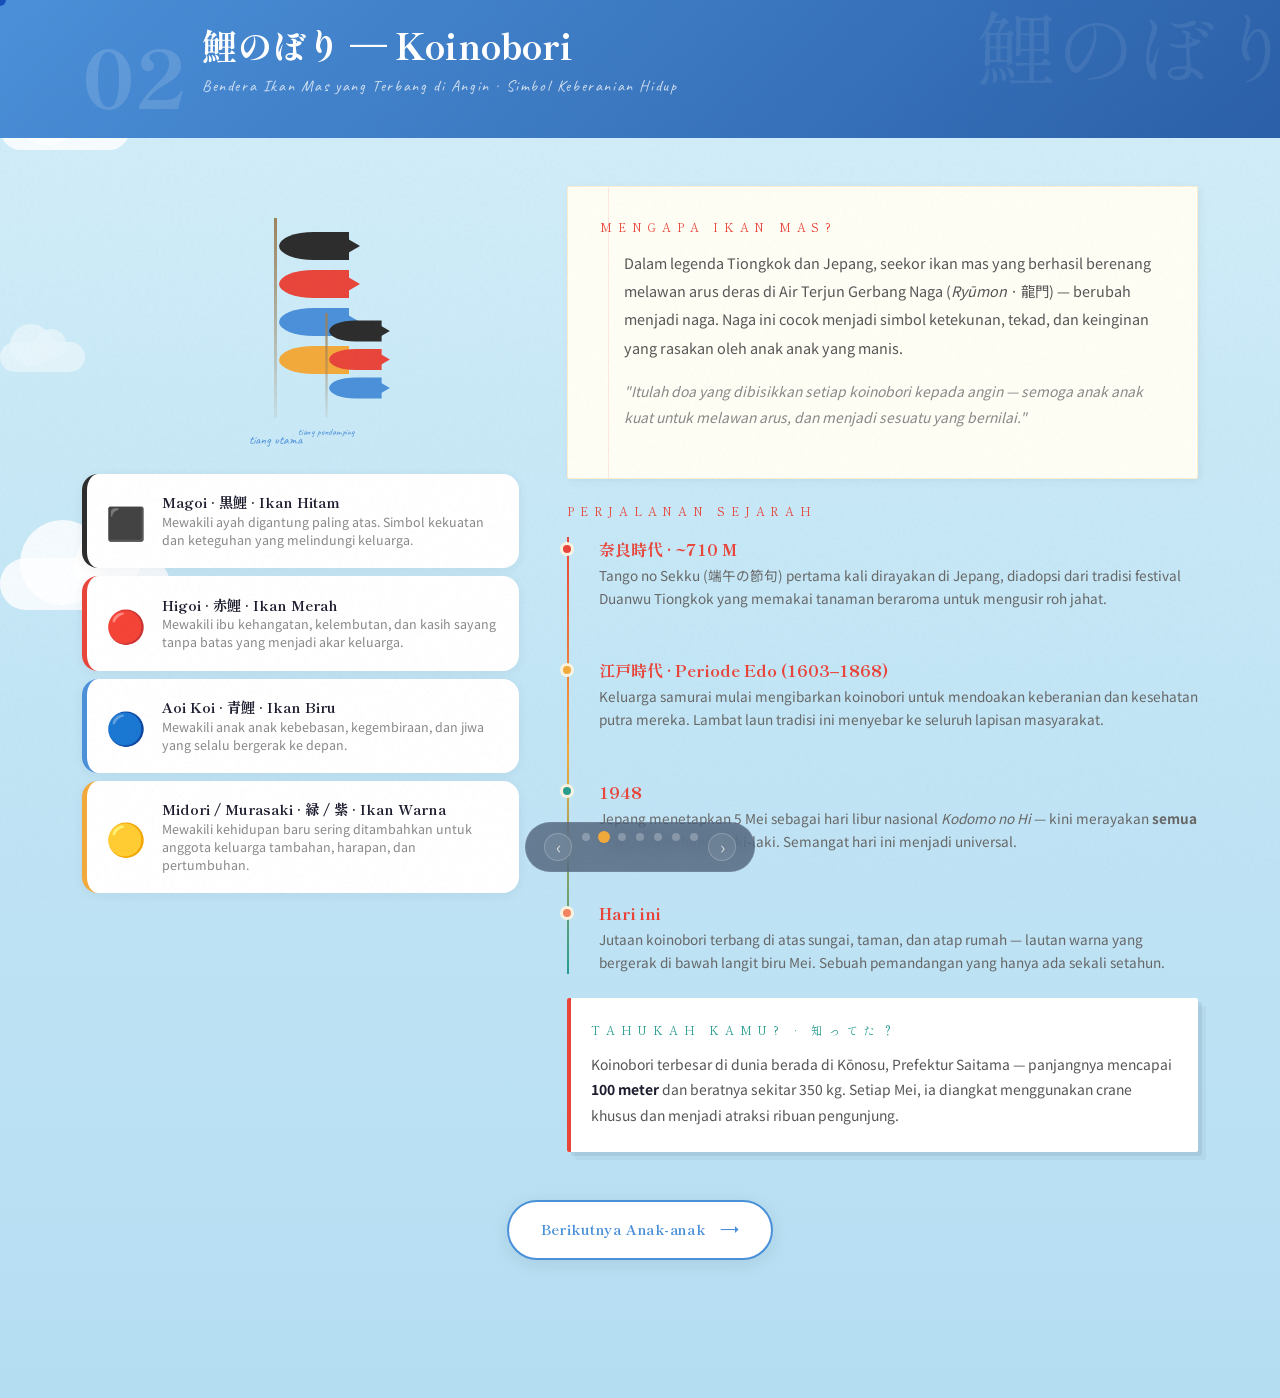
<file: koinobori.html>
<!DOCTYPE html>
<html lang="id">
<head>
<meta charset="UTF-8">
<meta name="viewport" content="width=device-width, initial-scale=1.0">
<title>Koinobori · Scrapbook</title>
<link href="https://fonts.googleapis.com/css2?family=Shippori+Mincho:wght@400;600;800&family=Caveat:wght@400;500;700&family=Noto+Sans+KR:wght@300;400;700&family=Playfair+Display:ital,wght@0,400;0,700;1,400&display=swap" rel="stylesheet">
<link href="https://cdnjs.cloudflare.com/ajax/libs/bootstrap/5.3.0/css/bootstrap.min.css" rel="stylesheet">
<link rel="stylesheet" href="shared.css">
<style>
  body { background:linear-gradient(180deg,#D4EEF9 0%,#C2E5F5 50%,#B5DDF2 100%); }

  /* clouds */
  .clouds { position:fixed;inset:0;pointer-events:none;overflow:hidden; }
  .c1,.c2,.c3 { position:absolute; background:rgba(255,255,255,.8); border-radius:50px; }
  .c1 { width:130px;height:42px;top:12%;animation:floatCloud 38s linear infinite; }
  .c1::before { content:'';position:absolute;background:inherit;border-radius:50%;width:65px;height:65px;top:-28px;left:15px; }
  .c1::after  { content:'';position:absolute;background:inherit;border-radius:50%;width:45px;height:45px;top:-18px;left:55px; }
  .c2 { width:85px;height:30px;top:38%;animation:floatCloud 26s linear infinite;animation-delay:-11s;opacity:.55; }
  .c2::before { content:'';position:absolute;background:inherit;border-radius:50%;width:42px;height:42px;top:-18px;left:10px; }
  .c2::after  { content:'';position:absolute;background:inherit;border-radius:50%;width:30px;height:30px;top:-13px;left:36px; }
  .c3 { width:170px;height:52px;top:62%;animation:floatCloud 46s linear infinite;animation-delay:-22s; }
  .c3::before { content:'';position:absolute;background:inherit;border-radius:50%;width:85px;height:85px;top:-38px;left:20px; }
  .c3::after  { content:'';position:absolute;background:inherit;border-radius:50%;width:65px;height:65px;top:-27px;left:75px; }

  /* page ribbon */
  .page-ribbon {
    background: linear-gradient(135deg,#4A90D9 0%,#2A5FA8 100%);
    color:white; padding:1.5rem 0; position:relative; overflow:hidden;
  }
  .page-ribbon::after {
    content:'鯉のぼり'; font-family:'Shippori Mincho',serif;
    position:absolute;right:-1rem;top:-1rem;
    font-size:5rem;color:rgba(255,255,255,.08);
  }
  .ribbon-num { font-family:'Shippori Mincho',serif;font-size:5rem;font-weight:800;color:rgba(255,255,255,.14);line-height:1; }
  .ribbon-title { font-family:'Shippori Mincho',serif;font-size:clamp(1.4rem,3vw,2.2rem);font-weight:800;color:white; }
  .ribbon-sub { font-family:'Caveat',cursive;font-size:1rem;color:rgba(255,255,255,.75);letter-spacing:.1em;margin-top:.3rem; }

  /* interactive fish cards */
  .fish-card {
    background:white; border-radius:16px; padding:1.2rem;
    display:flex;align-items:center;gap:1rem;
    border-left:5px solid var(--card-color,var(--koi-red));
    transition:all .3s; cursor:default;
    box-shadow:0 2px 12px rgba(26,39,68,.06);
  }
  .fish-card:hover { transform:translateX(5px); box-shadow:0 8px 24px rgba(26,39,68,.1); }
  .fish-card .fish-emoji { font-size:2rem; flex-shrink:0; }
  .fish-card h6 { font-family:'Shippori Mincho',serif;font-size:.9rem;font-weight:700;color:var(--ink);margin:0 0 .15rem; }
  .fish-card p { font-size:.78rem;color:#888;margin:0;line-height:1.45; }

  /* scene koinobori SVG-like */
  .koinobori-scene {
    display:flex; justify-content:center;
    gap:3rem; align-items:flex-end;
    padding:2rem 0;
    position:relative;
  }
  .koi-pole-unit { display:flex;flex-direction:column;align-items:center; position:relative; }
  .koi-pole-bar  { width:3px; height:200px; background:linear-gradient(to bottom,#9B825A,rgba(155,130,90,.1)); }
  .koi-stack { position:absolute; top:0; left:5px; display:flex;flex-direction:column;gap:10px;padding-top:14px; }
  .koi-label {
    position:absolute; bottom:-2rem; left:50%; transform:translateX(-50%);
    font-family:'Caveat',cursive; font-size:.8rem;
    color:#4A90D9; white-space:nowrap;
  }
</style>
</head>
<body>
<div class="clouds"><div class="c1"></div><div class="c2"></div><div class="c3"></div></div>
<div class="cursor" id="cursor"></div>
<div class="cursor-trail" id="cursorTrail"></div>
<div class="reading-progress" id="readingProgress"></div>
<div id="petalsContainer"></div>

<nav class="page-nav">
  <a href="index.html"></a>
  <a href="koinobori.html" class="active"></a>
  <a href="filosofi1.html"></a>
  <a href="filosofi2.html"></a>
  <a href="eorini.html"></a>
  <a href="festival.html"></a>
  <a href="penutup.html"></a>
</nav>

<!-- RIBBON -->
<div class="page-ribbon">
  <div class="container">
    <div class="d-flex align-items-end gap-3">
      <span class="ribbon-num">02</span>
      <div>
        <h2 class="ribbon-title">鯉のぼり — Koinobori</h2>
        <p class="ribbon-sub">Bendera Ikan Mas yang Terbang di Angin · Simbol Keberanian Hidup</p>
      </div>
    </div>
  </div>
</div>

<div class="container py-5">
  <div class="row g-5 align-items-start">

    <!-- KIRI: adegan koinobori + kartu ikan -->
    <div class="col-lg-5 reveal-left">
      <!-- Adegan visual -->
      <div class="koinobori-scene">
        <div class="koi-pole-unit">
          <div class="koi-pole-bar"></div>
          <div class="koi-stack">
            <div class="koinobori-fish kf-black"></div>
            <div class="koinobori-fish kf-red"  style="animation-delay:.3s;"></div>
            <div class="koinobori-fish kf-blue" style="animation-delay:.6s;"></div>
            <div class="koinobori-fish kf-gold" style="animation-delay:.9s;"></div>
          </div>
          <span class="koi-label">tiang utama</span>
        </div>
        <div class="koi-pole-unit" style="transform:scale(.75);transform-origin:bottom center;">
          <div class="koi-pole-bar" style="height:140px;"></div>
          <div class="koi-stack" style="padding-top:10px;">
            <div class="koinobori-fish kf-black"></div>
            <div class="koinobori-fish kf-red" style="animation-delay:.5s;"></div>
            <div class="koinobori-fish kf-blue" style="animation-delay:1s;"></div>
          </div>
          <span class="koi-label" style="bottom:-1.8rem;">tiang pendamping</span>
        </div>
      </div>

      <!-- Kartu makna setiap ikan -->
      <div class="d-flex flex-column gap-2 mt-4">
        <div class="fish-card" style="--card-color:#2C2C2C;">
          <span class="fish-emoji">⬛</span>
          <div>
            <h6>Magoi · 黒鯉 · Ikan Hitam</h6>
            <p>Mewakili ayah digantung paling atas. Simbol kekuatan dan keteguhan yang melindungi keluarga.</p>
          </div>
        </div>
        <div class="fish-card" style="--card-color:var(--koi-red);">
          <span class="fish-emoji">🔴</span>
          <div>
            <h6>Higoi · 赤鯉 · Ikan Merah</h6>
            <p>Mewakili ibu kehangatan, kelembutan, dan kasih sayang tanpa batas yang menjadi akar keluarga.</p>
          </div>
        </div>
        <div class="fish-card" style="--card-color:#4A90D9;">
          <span class="fish-emoji">🔵</span>
          <div>
            <h6>Aoi Koi · 青鯉 · Ikan Biru</h6>
            <p>Mewakili anak anak kebebasan, kegembiraan, dan jiwa yang selalu bergerak ke depan.</p>
          </div>
        </div>
        <div class="fish-card" style="--card-color:var(--koi-gold);">
          <span class="fish-emoji">🟡</span>
          <div>
            <h6>Midori / Murasaki · 緑 / 紫 · Ikan Warna</h6>
            <p>Mewakili kehidupan baru sering ditambahkan untuk anggota keluarga tambahan, harapan, dan pertumbuhan.</p>
          </div>
        </div>
      </div>
    </div>

    <!-- KANAN: filosofi + timeline -->
    <div class="col-lg-7 reveal-right">
      <div class="note-paper mb-4">
        <span class="section-label">Mengapa Ikan Mas?</span>
        <p style="font-size:.9rem;color:#555;line-height:1.95;padding-left:1.5rem;">
          Dalam legenda Tiongkok dan Jepang, seekor ikan mas yang berhasil berenang melawan arus deras di Air Terjun Gerbang Naga (<em>Ryūmon</em> · 龍門) — berubah menjadi naga. Naga ini cocok menjadi simbol ketekunan, tekad, dan keinginan yang rasakan oleh anak anak yang manis.
        </p>
        <p style="font-size:.87rem;color:#888;line-height:1.9;padding-left:1.5rem;margin-top:.8rem;font-style:italic;">
          "Itulah doa yang dibisikkan setiap koinobori kepada angin — semoga anak anak kuat untuk melawan arus, dan menjadi sesuatu yang bernilai."
        </p>
      </div>

      <!-- Timeline -->
      <span class="section-label">Perjalanan Sejarah</span>
      <div class="timeline-wrap mt-3">
        <div class="timeline-item">
          <div class="timeline-dot"></div>
          <div class="timeline-year">奈良時代 · ~710 M</div>
          <p class="timeline-text">Tango no Sekku (端午の節句) pertama kali dirayakan di Jepang, diadopsi dari tradisi festival Duanwu Tiongkok yang memakai tanaman beraroma untuk mengusir roh jahat.</p>
        </div>
        <div class="timeline-item">
          <div class="timeline-dot" style="background:var(--koi-gold);"></div>
          <div class="timeline-year">江戸時代 · Periode Edo (1603–1868)</div>
          <p class="timeline-text">Keluarga samurai mulai mengibarkan koinobori untuk mendoakan keberanian dan kesehatan putra mereka. Lambat laun tradisi ini menyebar ke seluruh lapisan masyarakat.</p>
        </div>
        <div class="timeline-item">
          <div class="timeline-dot" style="background:var(--koi-teal);"></div>
          <div class="timeline-year">1948</div>
          <p class="timeline-text">Jepang menetapkan 5 Mei sebagai hari libur nasional <em>Kodomo no Hi</em> — kini merayakan <strong>semua</strong> anak, bukan hanya laki-laki. Semangat hari ini menjadi universal.</p>
        </div>
        <div class="timeline-item" style="padding-bottom:0;">
          <div class="timeline-dot" style="background:var(--koi-orange);"></div>
          <div class="timeline-year">Hari ini</div>
          <p class="timeline-text">Jutaan koinobori terbang di atas sungai, taman, dan atap rumah — lautan warna yang bergerak di bawah langit biru Mei. Sebuah pemandangan yang hanya ada sekali setahun.</p>
        </div>
      </div>

      <!-- Fakta menarik -->
      <div class="info-card mt-4" style="border-left-color:var(--koi-teal);">
        <span class="section-label" style="color:var(--koi-teal);">Tahukah Kamu? · 知ってた？</span>
        <p style="font-size:.87rem;color:#555;line-height:1.8;margin:0;">
          Koinobori terbesar di dunia berada di Kōnosu, Prefektur Saitama — panjangnya mencapai <strong style="color:var(--ink);">100 meter</strong> dan beratnya sekitar 350 kg. Setiap Mei, ia diangkat menggunakan crane khusus dan menjadi atraksi ribuan pengunjung.
        </p>
      </div>
    </div>
  </div>

  <div class="text-center mt-5 reveal">
    <a href="filosofi1.html" class="next-btn" style="--next-color:#4A90D9"><span>Berikutnya Anak-anak</span><span class="next-arrow">→</span></a>
  </div>
</div>

<script src="https://cdnjs.cloudflare.com/ajax/libs/bootstrap/5.3.0/js/bootstrap.bundle.min.js"></script>
<script src="shared.js"></script>
<script>
cursor.style.background='#4A90D9';
cursorTrail.style.borderColor='#4A90D9';
</script>
</body>
</html>
</file>
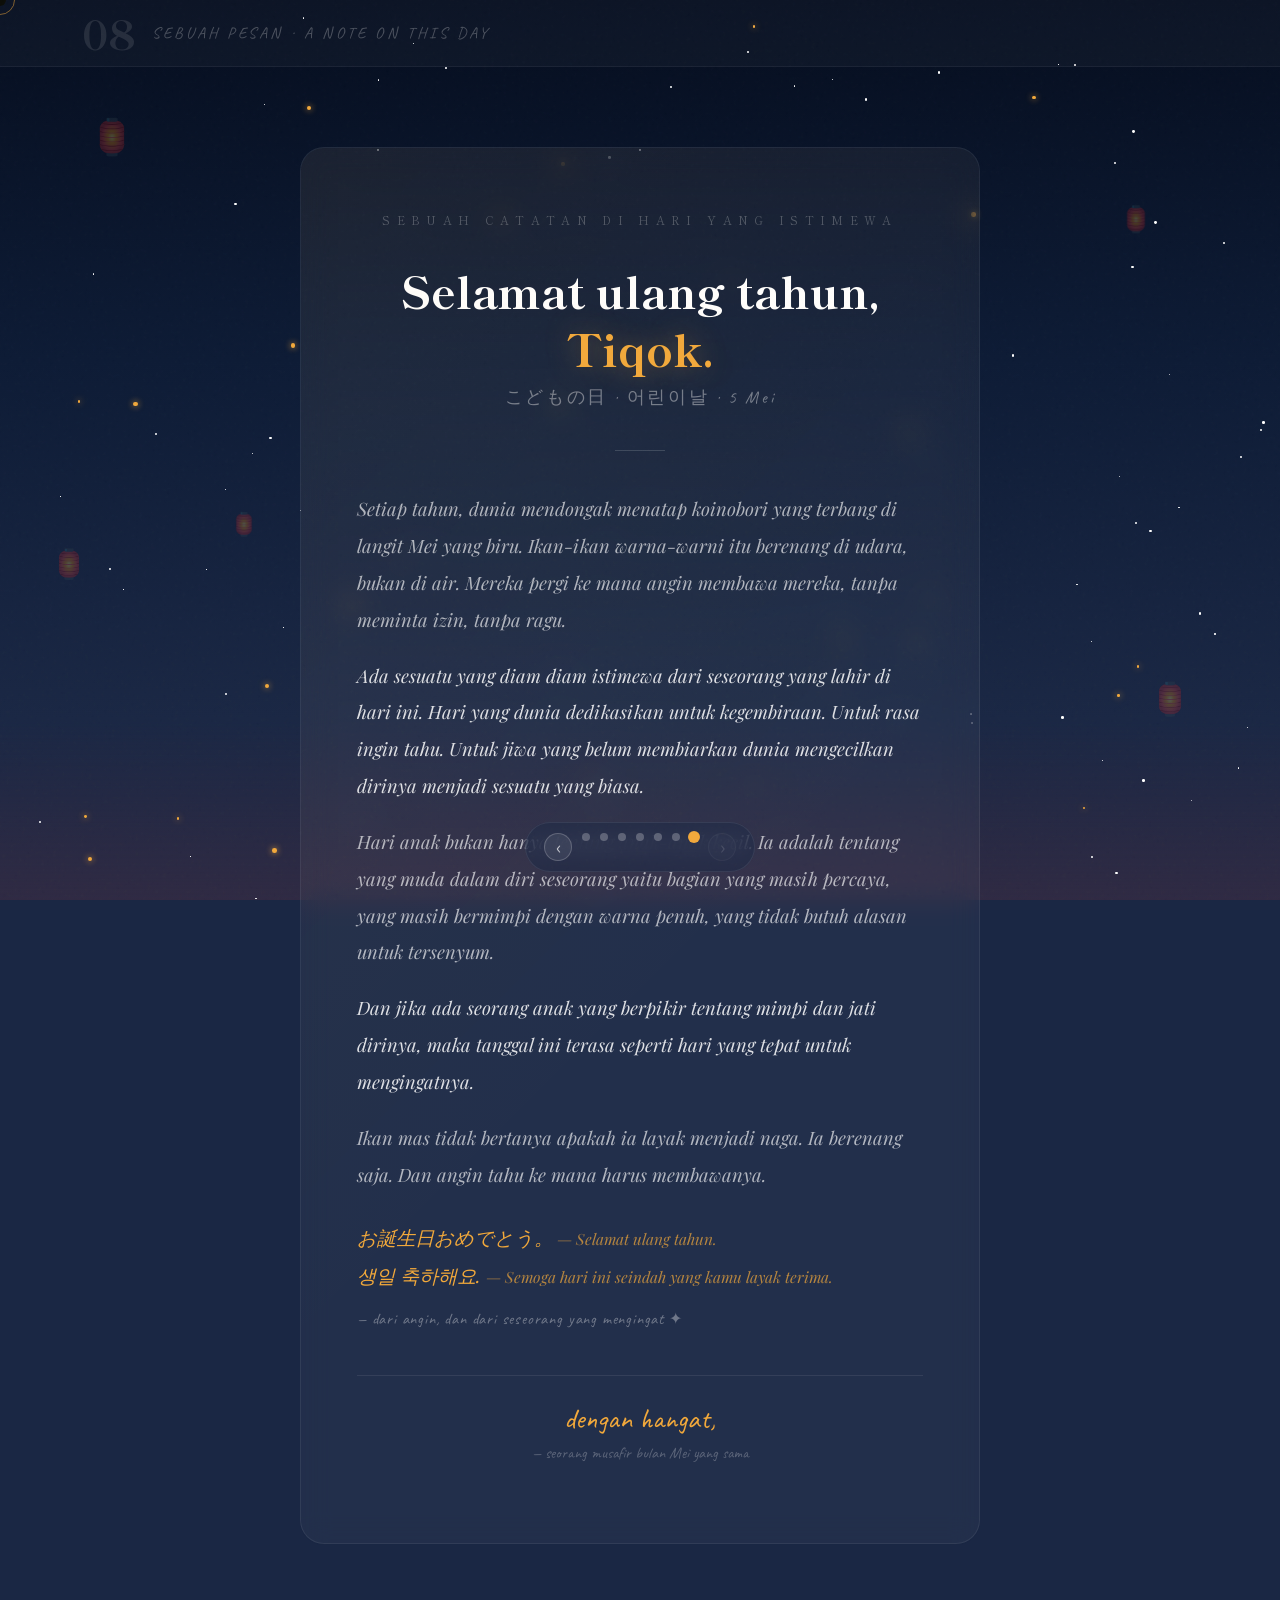
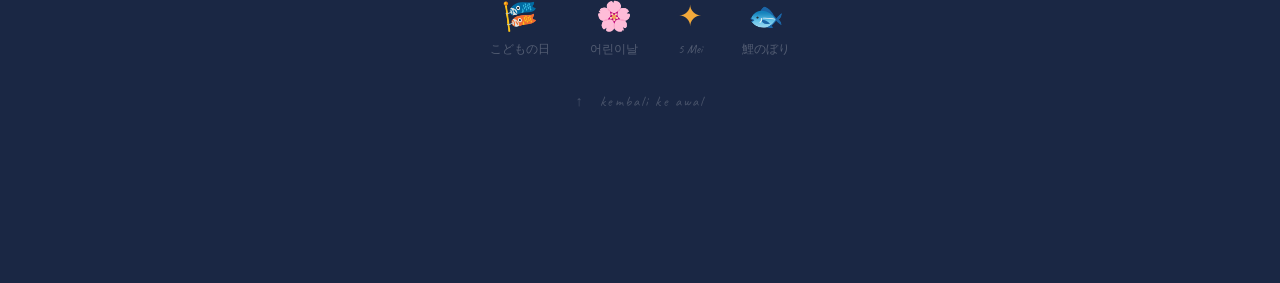
<file: penutup.html>
<!DOCTYPE html>
<html lang="id">
<head>
<meta charset="UTF-8">
<meta name="viewport" content="width=device-width, initial-scale=1.0">
<title>Sebuah Pesan · Scrapbook</title>
<link href="https://fonts.googleapis.com/css2?family=Shippori+Mincho:wght@400;600;800&family=Caveat:wght@400;500;700&family=Noto+Sans+KR:wght@300;400;700&family=Playfair+Display:ital,wght@0,400;0,700;1,400&display=swap" rel="stylesheet">
<link href="https://cdnjs.cloudflare.com/ajax/libs/bootstrap/5.3.0/css/bootstrap.min.css" rel="stylesheet">
<link rel="stylesheet" href="shared.css">
<style>
  body { background:var(--koi-navy); min-height:100vh; }

  /* deep night sky */
  .night-sky {
    position:fixed; inset:0;
    background: linear-gradient(180deg,#050D1E 0%,#0D1B35 40%,#1A2744 80%,rgba(232,68,58,.1) 100%);
    pointer-events:none;
  }
  #stars2 { position:fixed; inset:0; pointer-events:none; }

  /* fireflies */
  #fireflies { position:fixed; inset:0; pointer-events:none; }

  /* floating lanterns */
  .lanterns { position:fixed; inset:0; pointer-events:none; }

  /* main content */
  .closing-wrap {
    position:relative; z-index:10;
    display:flex; flex-direction:column;
    align-items:center; justify-content:center;
    min-height:100vh; padding:5rem 1rem;
  }

  /* envelope / letter card */
  .letter-card {
    background:rgba(255,255,255,.04);
    backdrop-filter:blur(14px);
    border:1px solid rgba(255,255,255,.07);
    border-radius:24px;
    padding:4rem 3.5rem;
    max-width:680px; width:100%;
    text-align:center;
    position:relative; overflow:hidden;
  }
  .letter-card::before {
    content:''; position:absolute; inset:0;
    background:linear-gradient(135deg,rgba(242,169,59,.04) 0%,transparent 60%);
    pointer-events:none;
  }

  .letter-eyebrow {
    font-family:'Shippori Mincho',serif;
    font-size:.72rem; letter-spacing:.55em;
    text-transform:uppercase; color:rgba(255,255,255,.25);
    margin-bottom:2rem; display:block;
  }

  .letter-to {
    font-family:'Shippori Mincho',serif; font-weight:800;
    font-size:clamp(1.6rem,4vw,2.8rem);
    color:white; line-height:1.3; margin-bottom:.4rem;
  }
  .letter-to .name-highlight {
    color:var(--koi-gold);
    text-shadow:0 0 30px rgba(242,169,59,.4);
  }

  .letter-sub {
    font-family:'Caveat',cursive; font-size:1.1rem;
    color:rgba(255,255,255,.4); letter-spacing:.15em;
    margin-bottom:2.5rem; display:block;
  }

  .letter-divider {
    width:50px; height:1px;
    background:rgba(255,255,255,.15);
    margin:0 auto 2.5rem;
  }

  .letter-body {
    font-family:'Playfair Display',serif; font-style:italic;
    font-size:clamp(.95rem,1.8vw,1.15rem);
    color:rgba(255,255,255,.65);
    line-height:2; text-align:left;
    position:relative; z-index:1;
  }
  .letter-body .em-line {
    display:block; margin:1.2rem 0;
    color:rgba(255,255,255,.85);
  }
  .letter-body .gold-line {
    color:var(--koi-gold); font-size:1.05em;
    display:block; margin:1.5rem 0 .5rem;
  }
  .letter-body .faint-line {
    font-size:.88em; color:rgba(255,255,255,.35);
    font-style:normal; font-family:'Caveat',cursive;
    letter-spacing:.05em; display:block;
  }

  .letter-footer {
    margin-top:2.5rem; padding-top:1.5rem;
    border-top:1px solid rgba(255,255,255,.08);
  }
  .letter-sign {
    font-family:'Caveat',cursive;
    font-size:1.8rem; color:var(--koi-gold);
    line-height:1.3;
  }
  .letter-sign small {
    display:block; font-size:1rem;
    color:rgba(255,255,255,.25); margin-top:.3rem;
  }

  /* icons footer */
  .icon-footer {
    display:flex; justify-content:center; gap:2.5rem; flex-wrap:wrap;
    margin-top:3rem;
  }
  .icon-footer-item { text-align:center; }
  .icon-footer-item .if-icon {
    font-family:'Shippori Mincho',serif;
    font-size:1.8rem; color:var(--koi-gold);
  }
  .icon-footer-item p {
    font-family:'Caveat',cursive;
    font-size:.78rem; color:rgba(255,255,255,.25);
    margin:.3rem 0 0;
  }

  /* back to start */
  .back-link {
    font-family:'Caveat',cursive;
    font-size:.9rem; color:rgba(255,255,255,.2);
    text-decoration:none; letter-spacing:.15em;
    transition:color .3s;
    margin-top:2rem; display:inline-block;
  }
  .back-link:hover { color:rgba(255,255,255,.5); }

  /* ribbon minimal di atas */
  .page-ribbon-min {
    background:rgba(255,255,255,.03);
    border-bottom:1px solid rgba(255,255,255,.05);
    padding:.8rem 0;
    position:relative; z-index:10;
  }
  .ribbon-num-min { font-family:'Shippori Mincho',serif;font-size:2.5rem;font-weight:800;color:rgba(255,255,255,.1);line-height:1; }
  .ribbon-label { font-family:'Caveat',cursive;font-size:1rem;color:rgba(255,255,255,.25); letter-spacing:.2em; }
</style>
</head>
<body>
<div class="night-sky"></div>
<div id="stars2"></div>
<div id="fireflies"></div>
<div class="lanterns" id="lanterns"></div>
<div class="cursor" id="cursor"></div>
<div class="cursor-trail" id="cursorTrail"></div>
<div class="reading-progress" id="readingProgress"></div>
<div id="petalsContainer"></div>

<nav class="page-nav">
  <a href="index.html"></a>
  <a href="koinobori.html"></a>
  <a href="filosofi1.html"></a>
  <a href="filosofi2.html"></a>
  <a href="eorini.html"></a>
  <a href="festival.html"></a>
  <a href="penutup.html" class="active"></a>
</nav>

<!-- Ribbon minimal -->
<div class="page-ribbon-min">
  <div class="container d-flex align-items-center gap-3">
    <span class="ribbon-num-min">08</span>
    <span class="ribbon-label">SEBUAH PESAN · A NOTE ON THIS DAY</span>
  </div>
</div>

<!-- Main -->
<div class="closing-wrap">
  <div class="container d-flex justify-content-center">
    <div class="letter-card reveal">
      <span class="letter-eyebrow">Sebuah Catatan di Hari yang Istimewa</span>

      <h2 class="letter-to">
        Selamat ulang tahun,<br>
        <span class="name-highlight">Tiqok.</span>
      </h2>
      <span class="letter-sub">こどもの日 · 어린이날 · 5 Mei</span>
      <div class="letter-divider"></div>

      <div class="letter-body">
        Setiap tahun, dunia mendongak menatap koinobori yang terbang di langit Mei yang biru. Ikan-ikan warna-warni itu berenang di udara, bukan di air. Mereka pergi ke mana angin membawa mereka, tanpa meminta izin, tanpa ragu.

        <span class="em-line">Ada sesuatu yang diam diam istimewa dari seseorang yang lahir di hari ini. Hari yang dunia dedikasikan untuk kegembiraan. Untuk rasa ingin tahu. Untuk jiwa yang belum membiarkan dunia mengecilkan dirinya menjadi sesuatu yang biasa.</span>

        Hari anak bukan hanya tentang anak-anak kecil. Ia adalah tentang yang muda dalam diri seseorang yaitu bagian yang masih percaya, yang masih bermimpi dengan warna penuh, yang tidak butuh alasan untuk tersenyum.

        <span class="em-line">Dan jika ada seorang anak yang berpikir tentang mimpi dan jati dirinya, maka tanggal ini terasa seperti hari yang tepat untuk mengingatnya.</span>

        Ikan mas tidak bertanya apakah ia layak menjadi naga.
        Ia berenang saja. Dan angin tahu ke mana harus membawanya.

        <span class="gold-line">お誕生日おめでとう。<em style="font-size:.8em;opacity:.7;"> — Selamat ulang tahun.</em><br>생일 축하해요. <em style="font-size:.8em;opacity:.7;"> — Semoga hari ini seindah yang kamu layak terima.</em></span>

        <span class="faint-line">— dari angin, dan dari seseorang yang mengingat ✦</span>
      </div>

      <div class="letter-footer">
        <p class="letter-sign">
          dengan hangat,<br>
          <small>— seorang musafir bulan Mei yang sama</small>
        </p>
      </div>
    </div>
  </div>

  <!-- Icon footer -->
  <div class="icon-footer reveal" style="transition-delay:.3s;">
    <div class="icon-footer-item">
      <div class="if-icon">🎏</div>
      <p>こどもの日</p>
    </div>
    <div class="icon-footer-item">
      <div class="if-icon">🌸</div>
      <p>어린이날</p>
    </div>
    <div class="icon-footer-item">
      <div class="if-icon">✦</div>
      <p>5 Mei</p>
    </div>
    <div class="icon-footer-item">
      <div class="if-icon">🐟</div>
      <p>鯉のぼり</p>
    </div>
  </div>

  <a href="index.html" class="back-link reveal" style="transition-delay:.5s;">
    ↑ &nbsp; kembali ke awal
  </a>
</div>

<script src="https://cdnjs.cloudflare.com/ajax/libs/bootstrap/5.3.0/js/bootstrap.bundle.min.js"></script>
<script src="shared.js"></script>
<script>
cursor.style.background='var(--koi-gold)';
cursorTrail.style.borderColor='var(--koi-gold)';

// Stars
const starsEl = document.getElementById('stars2');
for(let i=0;i<100;i++){
  const s=document.createElement('div');
  s.className='star';
  const sz=Math.random()*2.5+.4;
  s.style.cssText=`width:${sz}px;height:${sz}px;left:${Math.random()*100}%;top:${Math.random()*100}%;animation-delay:${Math.random()*6}s;animation-duration:${2+Math.random()*4}s;`;
  starsEl.appendChild(s);
}

// Fireflies
const ffEl = document.getElementById('fireflies');
for(let i=0;i<28;i++){
  const f=document.createElement('div');
  f.className='firefly';
  const tx=(Math.random()-.5)*400;
  const ty=(Math.random()-.5)*400;
  const sz=2+Math.random()*3;
  f.style.cssText=`
    width:${sz}px;height:${sz}px;
    left:${Math.random()*100}%;top:${Math.random()*100}%;
    --tx:${tx}px;--ty:${ty}px;
    animation-duration:${4+Math.random()*7}s;
    animation-delay:${Math.random()*5}s;
  `;
  ffEl.appendChild(f);
}

// Lanterns
const lEl = document.getElementById('lanterns');
const lData = [
  {t:'12%',l:'7%',dur:'4s',sz:'2.2rem',delay:'0s'},
  {t:'22%',r:'10%',dur:'5.5s',sz:'1.6rem',delay:'-2s'},
  {t:'60%',l:'4%',dur:'3.8s',sz:'1.8rem',delay:'-1s'},
  {b:'20%',r:'7%',dur:'4.8s',sz:'2rem',delay:'-3s'},
  {b:'40%',l:'18%',dur:'3.2s',sz:'1.4rem',delay:'-1.5s'},
];
lData.forEach(d=>{
  const l=document.createElement('div');
  l.className='lantern';
  l.textContent='🏮';
  let st=`animation-duration:${d.dur};`;
  if(d.delay) st+=`animation-delay:${d.delay};`;
  if(d.t) st+=`top:${d.t};`;
  if(d.b) st+=`bottom:${d.b};`;
  if(d.l) st+=`left:${d.l};`;
  if(d.r) st+=`right:${d.r};`;
  if(d.sz) st+=`font-size:${d.sz};`;
  l.style.cssText=st;
  lEl.appendChild(l);
});
</script>
</body>
</html>
</file>
<file: shared.css>
/* ============================================================
   SCRAPBOOK KODOMO NO HI — SHARED STYLES
   ============================================================ */

@import url('https://fonts.googleapis.com/css2?family=Shippori+Mincho:wght@400;600;800&family=Caveat:wght@400;500;700&family=Noto+Sans+KR:wght@300;400;700&family=Playfair+Display:ital,wght@0,400;0,700;1,400&display=swap');

:root {
  --koi-red:    #E8443A;
  --koi-orange: #F4845F;
  --koi-gold:   #F2A93B;
  --koi-cream:  #FFF8EE;
  --koi-teal:   #2A9D8F;
  --koi-navy:   #1A2744;
  --koi-pink:   #F7C5C0;
  --koi-sage:   #A8C5A0;
  --ink:        #1C1C2E;
  --washi:      #FAF3E0;
}

*, *::before, *::after { margin:0; padding:0; box-sizing:border-box; }
html { scroll-behavior:smooth; }

body {
  background: var(--koi-cream);
  font-family: 'Noto Sans KR', sans-serif;
  overflow-x: hidden;
  cursor: none;
  min-height: 100vh;
  /* Ruang bawah supaya konten tidak ketutup nav bar */
  padding-bottom: 90px;
}

/* NOISE */
body::before {
  content:'';
  position:fixed; inset:0;
  background-image: url("data:image/svg+xml,%3Csvg viewBox='0 0 256 256' xmlns='http://www.w3.org/2000/svg'%3E%3Cfilter id='n'%3E%3CfeTurbulence type='fractalNoise' baseFrequency='0.9' numOctaves='4' stitchTiles='stitch'/%3E%3C/filter%3E%3Crect width='100%25' height='100%25' filter='url(%23n)' opacity='0.04'/%3E%3C/svg%3E");
  pointer-events:none; z-index:9990; opacity:0.5;
}

/* CURSOR */
.cursor {
  width:12px; height:12px;
  background: var(--koi-red);
  border-radius:50%;
  position:fixed; pointer-events:none;
  z-index:9999;
  transform:translate(-50%,-50%);
  transition: background 0.3s;
  mix-blend-mode: multiply;
}
.cursor-trail {
  width:30px; height:30px;
  border:1.5px solid var(--koi-orange);
  border-radius:50%;
  position:fixed; pointer-events:none;
  z-index:9998;
  transform:translate(-50%,-50%);
  transition: all 0.15s ease;
  opacity:0.5;
}

/* READING PROGRESS */
.reading-progress {
  position:fixed; top:0; left:0;
  height:3px;
  background: linear-gradient(to right, var(--koi-red), var(--koi-gold));
  z-index:9997;
  width:0;
  transition: width 0.1s;
}

/* PAGE NAVIGATION (bottom bar) */
.page-nav {
  position:fixed;
  bottom:28px; left:50%;
  transform:translateX(-50%);
  z-index:1000;
  display:flex;
  gap:10px;
  background:rgba(26,39,68,0.55);
  backdrop-filter:blur(12px);
  border:1px solid rgba(255,255,255,0.08);
  border-radius:50px;
  padding:10px 18px;
}
.page-nav a {
  width:8px; height:8px;
  border-radius:50%;
  background:rgba(255,255,255,0.25);
  text-decoration:none;
  transition:all 0.3s;
  display:block;
}
.page-nav a.active,
.page-nav a:hover {
  background:var(--koi-gold);
  transform:scale(1.5);
}

/* Petals container */
#petalsContainer { position:fixed; inset:0; pointer-events:none; z-index:100; overflow:hidden; }
.petal {
  position:absolute;
  pointer-events:none;
  animation: fallPetal linear forwards;
  opacity:0;
}
@keyframes fallPetal {
  0%  { transform:translateY(-30px) rotate(0deg); opacity:0.8; }
  100%{ transform:translateY(105vh) rotate(400deg); opacity:0; }
}

/* REVEAL ANIMATION */
.reveal {
  opacity:0;
  transform:translateY(30px);
  transition:all 0.7s ease;
}
.reveal.visible { opacity:1; transform:translateY(0); }

.reveal-left {
  opacity:0;
  transform:translateX(-30px);
  transition:all 0.7s ease;
}
.reveal-left.visible { opacity:1; transform:translateX(0); }

.reveal-right {
  opacity:0;
  transform:translateX(30px);
  transition:all 0.7s ease;
}
.reveal-right.visible { opacity:1; transform:translateX(0); }

/* SHARED TEXT STYLES */
.section-label {
  font-family:'Shippori Mincho', serif;
  font-size:0.72rem;
  letter-spacing:0.5em;
  text-transform:uppercase;
  color:var(--koi-red);
  margin-bottom:0.8rem;
  display:block;
}
.big-heading {
  font-family:'Shippori Mincho', serif;
  font-weight:800;
  color:var(--ink);
  font-size:clamp(2rem,5vw,3.5rem);
  line-height:1.2;
}
.handwritten { font-family:'Caveat', cursive; }
.serif-italic { font-family:'Playfair Display', serif; font-style:italic; }

/* SHARED CARD */
.info-card {
  background:white;
  border-radius:2px;
  padding:1.5rem;
  position:relative;
  box-shadow:4px 4px 0 rgba(26,39,68,.08), 8px 8px 0 rgba(26,39,68,.04);
  transition:transform .3s, box-shadow .3s;
  overflow:hidden;
}
.info-card::before {
  content:'';
  position:absolute; top:0; left:0;
  width:4px; height:100%;
  background:var(--koi-red);
}
.info-card:hover {
  transform:translate(-3px,-3px);
  box-shadow:7px 7px 0 rgba(26,39,68,.1),14px 14px 0 rgba(26,39,68,.05);
}

/* STAMP */
.stamp {
  display:inline-block;
  border:2.5px solid var(--koi-red);
  padding:.3rem .8rem;
  font-family:'Shippori Mincho', serif;
  font-size:.72rem;
  letter-spacing:.2em;
  color:var(--koi-red);
  transform:rotate(-3deg);
  opacity:.55;
}

/* NOTE PAPER */
.note-paper {
  background:#FFFEF5;
  border:1px solid rgba(242,169,59,.2);
  border-radius:2px;
  padding:2rem;
  position:relative;
  box-shadow:2px 2px 10px rgba(0,0,0,.05);
}
.note-paper::before {
  content:'';
  position:absolute; left:40px; top:0; bottom:0;
  width:1px; background:rgba(232,68,58,.12);
}

/* POLAROID */
.polaroid {
  background:white;
  padding:1rem 1rem 2.5rem;
  box-shadow:0 4px 15px rgba(0,0,0,.1);
  transform:rotate(var(--rot,-2deg));
  transition:transform .3s;
}
.polaroid:hover { transform:rotate(0deg) scale(1.03); }
.polaroid-img {
  width:100%; aspect-ratio:1;
  display:flex; align-items:center; justify-content:center;
  font-size:3rem; border-radius:2px;
  overflow:hidden;
}
.polaroid-caption {
  font-family:'Caveat', cursive;
  font-size:.92rem; text-align:center;
  color:#666; margin-top:.4rem;
}

/* IMAGE PLACEHOLDER */
.img-placeholder {
  background: linear-gradient(135deg, rgba(242,169,59,.12) 0%, rgba(232,68,58,.08) 100%);
  border: 2px dashed rgba(232,68,58,.3);
  border-radius:12px;
  display:flex;
  flex-direction:column;
  align-items:center;
  justify-content:center;
  gap:.5rem;
  padding:1.5rem;
  transition:all .3s;
  cursor:pointer;
  position:relative;
  overflow:hidden;
}
.img-placeholder:hover {
  border-color:var(--koi-red);
  background: linear-gradient(135deg, rgba(242,169,59,.18) 0%, rgba(232,68,58,.12) 100%);
}
.img-placeholder .ph-icon { font-size:2rem; opacity:.5; }
.img-placeholder .ph-label {
  font-family:'Caveat', cursive;
  font-size:.85rem; color:var(--koi-red);
  opacity:.7; text-align:center;
}
.img-placeholder input[type=file] {
  position:absolute; inset:0; opacity:0; cursor:pointer; width:100%;
}
.img-placeholder img.preview {
  position:absolute; inset:0;
  width:100%; height:100%;
  object-fit:cover; border-radius:10px;
}

/* TIMELINE */
.timeline-wrap {
  position:relative;
  padding-left:2rem;
}
.timeline-wrap::before {
  content:'';
  position:absolute; left:0; top:0; bottom:0;
  width:2px;
  background: linear-gradient(to bottom, var(--koi-red), var(--koi-gold), var(--koi-teal));
}
.timeline-item {
  position:relative;
  padding-bottom:2rem;
  opacity:0; transform:translateX(-20px);
  transition:all .5s;
}
.timeline-item.visible { opacity:1; transform:translateX(0); }
.timeline-dot {
  position:absolute; left:-2.45rem; top:.3rem;
  width:14px; height:14px;
  border-radius:50%; background:var(--koi-red);
  border:3px solid var(--washi);
}
.timeline-year {
  font-family:'Shippori Mincho', serif;
  font-weight:800; font-size:1rem;
  color:var(--koi-red);
}
.timeline-text {
  font-size:.85rem; color:#666;
  line-height:1.7; margin-top:.2rem;
}

/* QUOTE CARD */
.quote-card {
  background: linear-gradient(135deg, var(--koi-navy) 0%, #2D4A7A 100%);
  border-radius:20px; padding:2.5rem;
  position:relative; overflow:hidden;
}
.quote-card::before {
  content:'"';
  position:absolute; top:-1rem; left:1.5rem;
  font-family:'Playfair Display', serif;
  font-size:9rem; color:rgba(255,255,255,.05);
  line-height:1;
}
.quote-text {
  font-family:'Playfair Display', serif;
  font-style:italic;
  font-size:clamp(1rem,2.2vw,1.35rem);
  color:white; line-height:1.8;
  position:relative; z-index:1;
}
.quote-src {
  font-family:'Caveat', cursive;
  color:var(--koi-gold); font-size:.9rem;
  margin-top:1rem; position:relative; z-index:1;
}

/* SYMBOL ITEM */
.symbol-item {
  text-align:center; padding:1.4rem 1rem;
  border-radius:16px; background:white;
  transition:all .3s; cursor:default;
  border:1px solid rgba(26,39,68,.06);
}
.symbol-item:hover { transform:translateY(-4px); box-shadow:0 12px 30px rgba(26,39,68,.1); }
.symbol-item .sym-emoji { font-size:2rem; display:block; margin-bottom:.4rem; }
.symbol-item h6 {
  font-family:'Shippori Mincho', serif;
  font-size:.82rem; font-weight:600;
  color:var(--ink); margin:0;
}
.symbol-item p {
  font-size:.72rem; color:#888;
  margin:.2rem 0 0; line-height:1.4;
}

/* ACCORDION */
.accordion-custom .accordion-button {
  font-family:'Shippori Mincho', serif;
  font-weight:600; font-size:.95rem;
  color:var(--ink); background:white;
  border:none; box-shadow:none;
}
.accordion-custom .accordion-button:not(.collapsed) { color:var(--koi-red); background:white; }
.accordion-custom .accordion-button::after {
  background-image:url("data:image/svg+xml,%3csvg xmlns='http://www.w3.org/2000/svg' viewBox='0 0 16 16' fill='%23E8443A'%3e%3cpath fill-rule='evenodd' d='M1.646 4.646a.5.5 0 0 1 .708 0L8 10.293l5.646-5.647a.5.5 0 0 1 .708.708l-6 6a.5.5 0 0 1-.708 0l-6-6a.5.5 0 0 1 0-.708z'/%3e%3c/svg%3e");
}
.accordion-custom .accordion-item {
  border:1px solid rgba(26,39,68,.08);
  border-radius:12px !important;
  margin-bottom:.65rem; overflow:hidden;
}

/* QUIZ */
.quiz-option {
  background:white; border:2px solid rgba(26,39,68,.08);
  border-radius:12px; padding:.7rem 1.1rem;
  cursor:pointer; transition:all .2s;
  font-size:.88rem; color:var(--ink);
  text-align:left; width:100%; margin-bottom:.45rem;
}
.quiz-option:hover { border-color:var(--koi-red); background:rgba(232,68,58,.02); }
.quiz-option.correct { border-color:var(--koi-teal); background:rgba(42,157,143,.08); color:var(--koi-teal); }
.quiz-option.wrong { border-color:var(--koi-red); background:rgba(232,68,58,.08); color:var(--koi-red); }
.quiz-result { font-family:'Caveat',cursive; font-size:1.05rem; margin-top:.4rem; min-height:1.4rem; }

/* KOINOBORI FISH CSS */
.koinobori-fish {
  width:70px; height:28px;
  border-radius:50% 0 0 50%;
  position:relative;
  animation:sway 3s ease-in-out infinite;
  transform-origin:left center;
}
.koinobori-fish::after {
  content:'';
  position:absolute; right:-11px; top:50%;
  transform:translateY(-50%);
  border-left:12px solid transparent;
  border-top:7px solid transparent;
  border-bottom:7px solid transparent;
}
.koinobori-fish.kf-black { background:#2C2C2C; }
.koinobori-fish.kf-black::after { border-left-color:#2C2C2C; }
.koinobori-fish.kf-red { background:var(--koi-red); }
.koinobori-fish.kf-red::after { border-left-color:var(--koi-red); }
.koinobori-fish.kf-blue { background:#4A90D9; }
.koinobori-fish.kf-blue::after { border-left-color:#4A90D9; }
.koinobori-fish.kf-gold { background:var(--koi-gold); }
.koinobori-fish.kf-gold::after { border-left-color:var(--koi-gold); }
@keyframes sway {
  0%,100% { transform:rotateY(0deg) rotate(-5deg); }
  50%      { transform:rotateY(20deg) rotate(5deg); }
}

/* STARS */
.star {
  position:absolute; background:white;
  border-radius:50%;
  animation:twinkle 3s ease-in-out infinite;
}
@keyframes twinkle { 0%,100%{opacity:.15;} 50%{opacity:.85;} }

/* LANTERN FLOAT */
.lantern {
  position:absolute; font-size:2.5rem;
  animation:floatLantern ease-in-out infinite;
  opacity:.25; pointer-events:none;
}
@keyframes floatLantern {
  0%,100% { transform:translateY(0) rotate(-5deg); }
  50%      { transform:translateY(-28px) rotate(5deg); }
}

/* FIREFLY */
.firefly {
  position:absolute; border-radius:50%;
  background:var(--koi-gold);
  box-shadow:0 0 6px var(--koi-gold);
  animation:fireflyFloat ease-in-out infinite;
}
@keyframes fireflyFloat {
  0%   { transform:translate(0,0); opacity:0; }
  10%  { opacity:1; }
  90%  { opacity:1; }
  100% { transform:translate(var(--tx),var(--ty)); opacity:0; }
}

/* CLOUD */
.cloud {
  position:absolute; background:white;
  border-radius:50px; opacity:.65;
  animation:floatCloud linear infinite;
  pointer-events:none;
}
.cloud::before,.cloud::after { content:''; position:absolute; background:white; border-radius:50%; }
@keyframes floatCloud {
  from { transform:translateX(calc(-100% - 200px)); }
  to   { transform:translateX(calc(100vw + 200px)); }
}

/* KANI SWIM */
@keyframes swimAcross {
  from { left:-12%; }
  to   { left:112%; }
}

/* FADE UP */
@keyframes fadeUp {
  from { opacity:0; transform:translateY(25px); }
  to   { opacity:1; transform:translateY(0); }
}

/* SCROLL ARROW */
@keyframes pulse {
  0%,100%{opacity:.25;} 50%{opacity:.9;}
}

/* Responsive */
@media(max-width:768px){
  .page-nav { bottom:16px; padding:8px 14px; }
}

/* ══════════════════════════════════════════════════════
   NAV ARROWS (tombol ‹ › di kiri kanan titik navigasi)
   ══════════════════════════════════════════════════════ */
.nav-arrow {
  width: 28px; height: 28px;
  border-radius: 50%;
  border: 1.5px solid rgba(255,255,255,0.2);
  background: rgba(255,255,255,0.08);
  color: rgba(255,255,255,0.7);
  font-size: 1.1rem; line-height: 1;
  cursor: pointer;
  display: flex; align-items: center; justify-content: center;
  transition: all 0.2s;
  padding: 0;
  flex-shrink: 0;
}
.nav-arrow:hover {
  background: var(--koi-gold);
  border-color: var(--koi-gold);
  color: white;
  transform: scale(1.15);
}
.nav-arrow.nav-arrow-disabled {
  opacity: 0.2;
  pointer-events: none;
}

/* ══════════════════════════════════════════════════════
   NEXT PAGE BUTTON — jelas, per halaman
   ══════════════════════════════════════════════════════ */
.next-btn {
  display: inline-flex;
  align-items: center;
  gap: 0.9rem;
  padding: 0.85rem 2rem;
  border-radius: 100px;
  background: white;
  border: 2px solid var(--next-color, var(--koi-red));
  color: var(--next-color, var(--koi-red));
  font-family: 'Shippori Mincho', serif;
  font-size: 0.88rem;
  font-weight: 700;
  letter-spacing: 0.04em;
  text-decoration: none;
  transition: all 0.3s;
  position: relative;
  overflow: hidden;
  box-shadow: 0 4px 18px rgba(0,0,0,0.08);
}
.next-btn::before {
  content: '';
  position: absolute; inset: 0;
  background: var(--next-color, var(--koi-red));
  opacity: 0;
  transition: opacity 0.3s;
}
.next-btn:hover {
  color: white;
  transform: translateY(-2px);
  box-shadow: 0 8px 28px rgba(0,0,0,0.14);
}
.next-btn:hover::before { opacity: 1; }
.next-btn span, .next-btn .next-arrow {
  position: relative; z-index: 1;
}
.next-arrow {
  font-size: 1.2rem;
  transition: transform 0.3s;
  display: inline-block;
}
.next-btn:hover .next-arrow { transform: translateX(5px); }

/* dark bg variant (untuk penutup) */
.next-btn.dark {
  background: rgba(255,255,255,0.06);
  border-color: rgba(255,255,255,0.25);
  color: rgba(255,255,255,0.7);
}
.next-btn.dark::before { background: rgba(255,255,255,0.12); }
.next-btn.dark:hover { color: white; }
</file>
